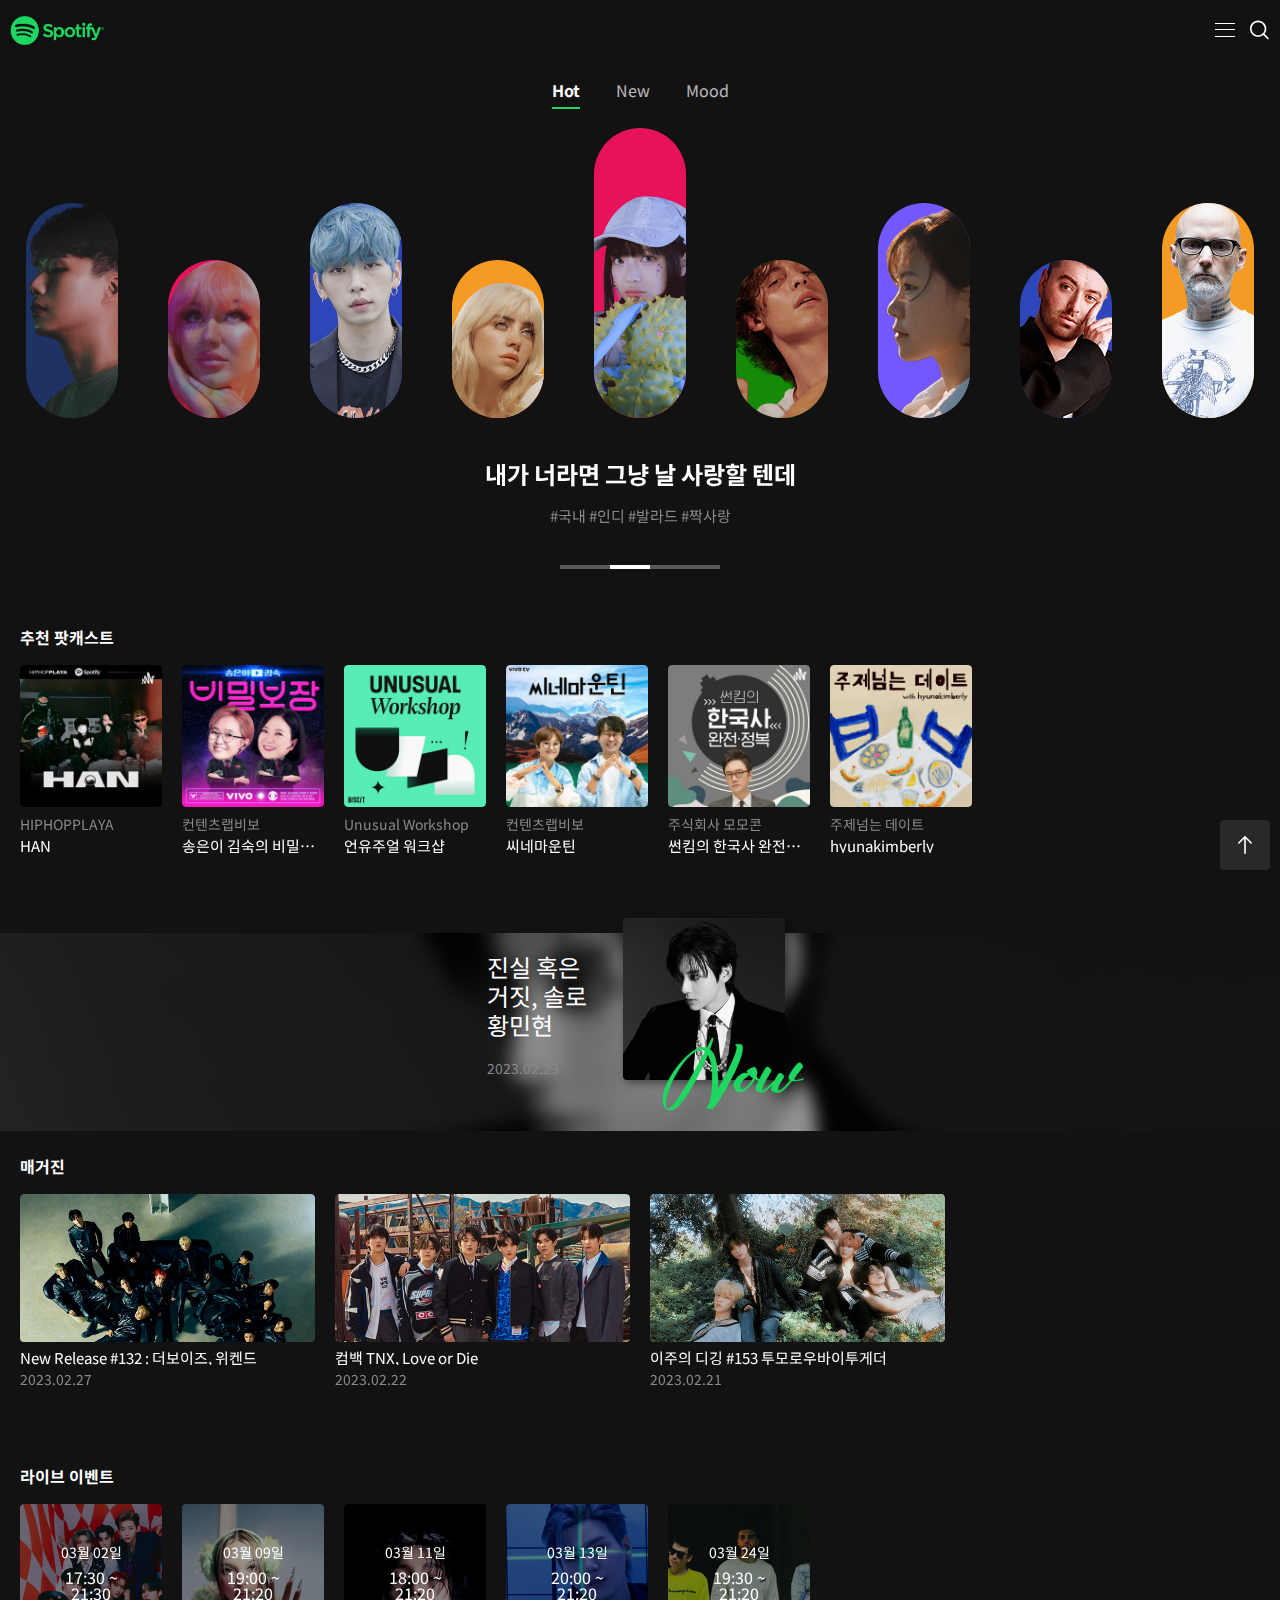
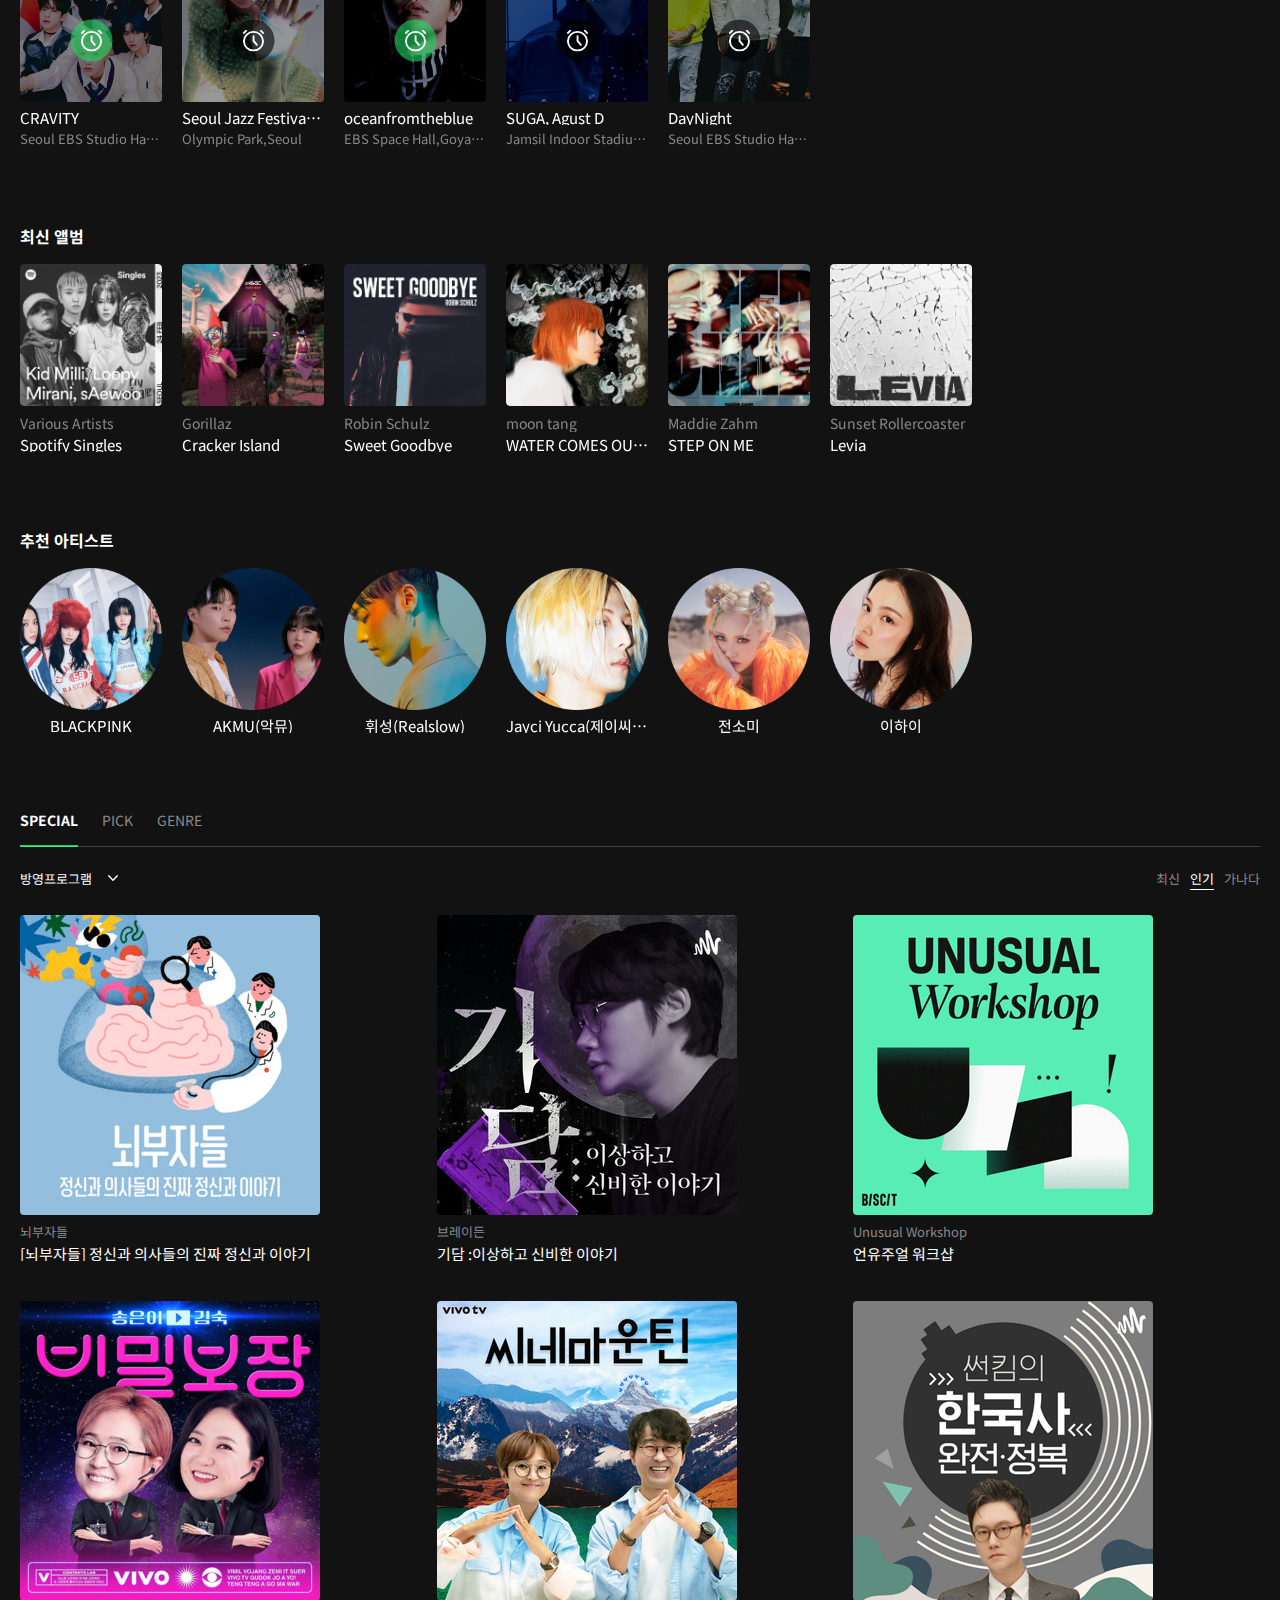
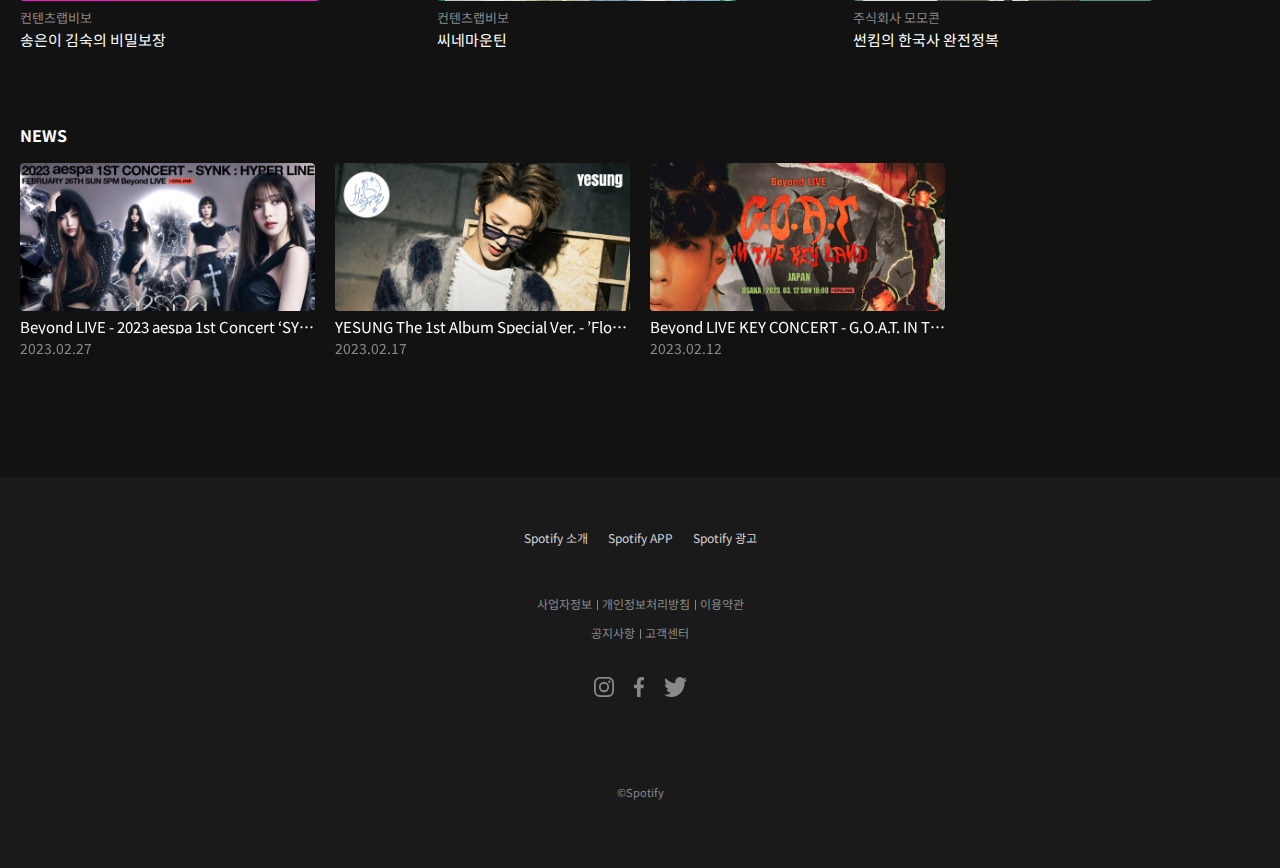
<file: index.html>
<!DOCTYPE html>
<html lang="en">
<head>
    <meta charset="UTF-8">
    <meta http-equiv="X-UA-Compatible" content="IE=edge">
    <meta name="viewport" content="width=device-width, initial-scale=1.0">
    <title>Spotify</title>
    <link rel="stylesheet" href="./assets/css/style.css">
    <link rel="stylesheet" href="https://cdn.jsdelivr.net/npm/swiper@9/swiper-bundle.min.css" />
</head>
<body>
    <!-- skip -->
    <div id="u_skip"> 
        <a href="#container"><span>본문 바로가기</span></a>
    </div>
    <!-- //skip -->

    <!-- header -->
    <header class="header">
        <div class="inner">
            <nav class="gnb">
                <h1 class="logo"><a href=""><span class="blind">spotify</span></a></h1>
                <div class="group-gnb">
                    <button class="btn-menu" aria-label="메뉴열기"><i class="ico-menu"></i></button>
                    <a href="./search.html" class="btn-serch ico-search" aria-label="검색"></a>
                </div>
            </nav>

            <div id="sideBar" class="group-menu">
                <div class="login-area">
                    <a href="" class="login">로그인 하세요</a>
                </div>
                <div class="menu-area">
                    <ul class="menu-list">
                        <li class="menu-item"><a href="">투데이</a></li>
                        <li class="menu-item"><a href="">차트</a></li>
                        <li class="menu-item"><a href="">최신앨범</a></li>
                        <li class="menu-item"><a href="">DJ스테이션</a></li>
                        <li class="menu-item"><a href="">뉴스</a></li>
                        <li class="menu-item bk"><a href="">팟캐스트</a></li>
                        <li class="menu-item"><a href="">이벤트</a></li>
                    </ul>
                </div>
                <div class="btn-area">
                    <button class="btn-utill">
                        <i class="ico-schedule"><svg xmlns="http://www.w3.org/2000/svg" width="16" height="15" viewBox="0 0 16 15"><g transform="translate(-56 -244)"><path d="M647.147,505.681a1.947,1.947,0,0,0-1.236-.427h-1.693v-.931a.5.5,0,0,0-1,0v.931H636.2v-.931a.5.5,0,0,0-1,0v.931h-1.733a1.944,1.944,0,0,0-1.235.427,1.4,1.4,0,0,0-.543,1.083h0v10.564h0a1.405,1.405,0,0,0,.542,1.083,1.947,1.947,0,0,0,1.236.427h12.444a1.946,1.946,0,0,0,1.236-.427,1.405,1.405,0,0,0,.542-1.083h0V506.764h0A1.406,1.406,0,0,0,647.147,505.681Zm-.458,11.647c0,.287-.363.539-.778.539H633.467c-.414,0-.778-.252-.778-.539v-6.473h14Zm0-7.444h-14v-3.12c0-.287.364-.539.778-.539H635.2v1.009a.5.5,0,0,0,1,0v-1.009h7.018v1.009a.5.5,0,0,0,1,0v-1.009h1.693c.415,0,.778.252.778.539Z" transform="translate(-575.689 -259.838)"></path></g></svg></i>
                        <em>편성표</em>
                    </button>
                    <button class="btn-utill">
                        <i class="ico-ticket"><svg xmlns="http://www.w3.org/2000/svg" width="18" height="15" viewBox="0 0 18 15"><g transform="translate(-56 -245)"><g transform="translate(-603.666 -260.501)"><path d="M665.667,513.04a.5.5,0,0,0-.5.484l0,.016v2l0,.01a.5.5,0,0,0,1,0l0-.01v-2l0-.016A.5.5,0,0,0,665.667,513.04Z" transform="translate(0 0.686)"></path><path d="M675.667,505.5h-14a1.859,1.859,0,0,0-2,1.665v3.691a2.175,2.175,0,0,1,0,4.286v3.691a1.859,1.859,0,0,0,2,1.666h14a1.857,1.857,0,0,0,2-1.666V507.166A1.857,1.857,0,0,0,675.667,505.5Zm1,13.334c0,.237-.4.595-1,.595h-9.5V518.4a.5.5,0,1,0-1,0v1.032h-3.5c-.6,0-1-.358-1-.595V516a3.4,3.4,0,0,0,0-6v-2.832c0-.236.4-.594,1-.594h3.508c0,.014-.008.027-.008.042v1.071c0,.014.006.025.007.039a.493.493,0,1,0,.986,0c0-.014.007-.025.007-.039v-1.071c0-.015-.007-.028-.008-.042h9.508c.6,0,1,.358,1,.594Z" transform="translate(0 0)"></path><path d="M665.667,509.04a.5.5,0,0,0-.494.471c0,.01-.006.019-.006.029v2a.193.193,0,0,0,.005.023.5.5,0,0,0,.99,0,.182.182,0,0,0,.005-.023v-2c0-.01-.005-.019-.006-.029A.5.5,0,0,0,665.667,509.04Z" transform="translate(0 0.322)"></path></g></g></svg></i>
                        <em>이용권</em>
                    </button>
                </div>
                <div class="utill-area">
                    <ul class="utill-list">
                        <li class="utill-item"><a href="" class="nav">서비스소개</a> </li>
                        <li class="utill-item"><a href="" class="nav">공지사항</a> </li>
                    </ul>
                </div>
                <button type="button" class="btn-close" aria-label="닫기">
                    <svg xmlns="http://www.w3.org/2000/svg" width="29" height="29" viewBox="0 0 50 50"><path fill="#FFF" fill-rule="evenodd" d="m17.076 14.252 10.356 10.357a1.974 1.974 0 1 1-2.792 2.793L14.283 17.045 3.747 27.581a1.998 1.998 0 0 1-2.828 0 1.998 1.998 0 0 1 0-2.828l10.536-10.536L1.598 4.36a1.974 1.974 0 1 1 2.793-2.792l9.857 9.856L24.253 1.419a1.998 1.998 0 0 1 2.828 0 1.998 1.998 0 0 1 0 2.828L17.076 14.252Z"/></svg>
                </button>
            </div>
        </div>

        <div class="dimd"></div>
    </header>
    <!-- //header -->

    <!-- content -->
    <main class="container">
        <!-- section-spot -->
        <section class="section spot">
            <div class="common-inner">
                <h2 class="blind">추천 플레이리스트</h2>
                <div class="group-tab">
                    <ul class="tab-list">
                        <li class="tab-item on" data-sort="1"><a href="">Hot</a></li>
                        <li class="tab-item" data-sort="2"><a href="">New</a></li>
                        <li class="tab-item" data-sort="3"><a href="">Mood</a></li>
                    </ul>
                </div>
                <div class="group-spot">
                    <div class="swiper spot-slide">
                        <div class="swiper-wrapper" id="dataList1">                     
                            <!-- ... -->
                        </div>
                        <!-- option -->
                        <div class="pagination"></div>
                    </div>
                </div>
            </div>
        </section>
        <!-- //section-spot -->

        <!-- section-podcast -->
        <section class="section podcast">
            <div class="common-inner">
                <h2 class="headline">추천 팟캐스트</h2>
                <div class="swiper common-slide">
                    <div class="swiper-wrapper">
                        <div class="swiper-slide">
                            <a href="" data-target="#category1">
                                <div class="img-box"><img src="./assets/images/slide_podcast_01.jpg" alt></div>
                                <div class="txt-box">
                                    <em>HIPHOPPLAYA</em>
                                    <strong class="title">HAN</strong>
                                </div>
                            </a>
                        </div>
                        <div class="swiper-slide">
                            <a href="" data-target="#category5">
                                <div class="img-box"><img src="./assets/images/slide_podcast_03.jpg" alt></div>
                                <div class="txt-box">
                                    <em>컨텐츠랩비보</em>
                                    <strong class="title">송은이 김숙의 비밀보장</strong>
                                </div>
                            </a>
                        </div>
                        <div class="swiper-slide">
                            <a href="" data-target="#category2">
                                <div class="img-box"><img src="./assets/images/slide_podcast_02.jpg" alt></div>
                                <div class="txt-box">
                                    <em>Unusual Workshop</em>
                                    <strong class="title">언유주얼 워크샵</strong>
                                </div>
                            </a>
                        </div>
                        <div class="swiper-slide">
                            <a href="" data-target="#category5">
                                <div class="img-box"><img src="./assets/images/slide_podcast_04.jpg" alt></div>
                                <div class="txt-box">
                                    <em>컨텐츠랩비보</em>
                                    <strong class="title">씨네마운틴</strong>
                                </div>
                            </a>
                        </div>
                        <div class="swiper-slide">
                            <a href="" data-target="#category3">
                                <div class="img-box"><img src="./assets/images/slide_podcast_05.jpg" alt></div>
                                <div class="txt-box">
                                    <em>주식회사 모모콘</em>
                                    <strong class="title">썬킴의 한국사 완전정복</strong>
                                </div>
                            </a>
                        </div>
                        <div class="swiper-slide">
                            <a href="" data-target="#category5">
                                <div class="img-box"><img src="./assets/images/slide_podcast_06.jpg" alt></div>
                                <div class="txt-box">
                                    <em>주제넘는 데이트</em>
                                    <strong class="title">hyunakimberly</strong>
                                </div>
                            </a>
                        </div>
                    </div>
                </div>
            </div>
        </section>
         <!-- //section-podcast -->

        <!-- section-subprogram -->
        <section class="section subprogram">
            <h2 class="blind">스포티파이 매거진</h2>

            <section class="group-now">
                <h3 class="blind">스페셜 매거진</h3>
                <a href="">
                    <div class="now-area">
                        <div class="txt-box">
                            <p class="title">진실 혹은 거짓, 솔로 황민현</p>
                            <p class="desc">2023.02.23</p>
                        </div>
                        <div class="img-box">
                            <i class="thum"><img src="./assets/images/img_now.jpg" alt></i>
                            <i class="badge"><img src="./assets/images/img_nowslogan_gr.png" alt></i>
                        </div>
                    </div>
                    <i class="now-bg">
                        <img src="./assets/images/bg_now.jpg" alt>
                    </i>
                </a>
            </section>

            <section class="group-slide">
                <div class="common-inner">
                    <h3 class="headline">매거진</h3>
                    <div class="swiper event-slide">
                        <div class="swiper-wrapper">
                            <div class="swiper-slide">
                                <a href="">
                                    <div class="img-box hori"><img src="./assets/images/slide_magazine_01.jpg" alt></div>
                                    <div class="txt-box">
                                        <strong class="title">New Release #132 : 더보이즈, 위켄드</strong>
                                        <span class="date">2023.02.27</span>
                                    </div>
                                </a>
                            </div>
                            <div class="swiper-slide">
                                <a href="">
                                    <div class="img-box hori"><img src="./assets/images/slide_magazine_02.jpg" alt></div>
                                    <div class="txt-box">
                                        <strong class="title">컴백 TNX, Love or Die</strong>
                                        <span class="date">2023.02.22</span>
                                    </div>
                                </a>
                            </div>
                            <div class="swiper-slide">
                                <a href="">
                                    <div class="img-box hori"><img src="./assets/images/slide_magazine_03.jpg" alt></div>
                                    <div class="txt-box">
                                        <strong class="title">이주의 디깅 #153 투모로우바이투게더</strong>
                                        <span class="date">2023.02.21</span>
                                    </div>
                                </a>
                            </div>
                        </div>
                    </div>
                </div>
            </section>
            
        </section>
        <!-- //section-subprogram -->

        <!-- section-schedule -->
        <section class="section schedule">
            <div class="common-inner">
                <h2 class="headline">라이브 이벤트</h2>
                <div class="swiper common-slide">
                    <div class="swiper-wrapper" id="dataList2"> 
                        <!-- ... -->
                    </div>
                </div>
            </div>
        </section>
        <!-- //section-schedule -->

        <!-- section-event -->
        <section class="section common">
            <div class="common-inner">
                <h2 class="headline">최신 앨범</h2>
                <div class="swiper common-slide">
                    <div class="swiper-wrapper">
                        <div class="swiper-slide">
                            <a href="">
                                <div class="img-box"><img src="./assets/images/slide_album_01.jpg" alt></div>
                                <div class="txt-box">
                                    <em>Various Artists</em>
                                    <strong class="title">Spotify Singles</strong>
                                </div>
                            </a>
                        </div>
                        <div class="swiper-slide">
                            <a href="">
                                <div class="img-box"><img src="./assets/images/slide_album_02.jpg" alt></div>
                                <div class="txt-box">
                                    <em>Gorillaz</em>
                                    <strong class="title">Cracker Island</strong>
                                </div>
                            </a>
                        </div>
                        <div class="swiper-slide">
                            <a href="">
                                <div class="img-box"><img src="./assets/images/slide_album_03.jpg" alt></div>
                                <div class="txt-box">
                                    <em>Robin Schulz</em>
                                    <strong class="title">Sweet Goodbye</strong>
                                </div>
                            </a>
                        </div>
                        <div class="swiper-slide">
                            <a href="">
                                <div class="img-box"><img src="./assets/images/slide_album_04.jpg" alt></div>
                                <div class="txt-box">
                                    <em>moon tang</em>
                                    <strong class="title">WATER COMES OUT OF MY EYES</strong>
                                </div>
                            </a>
                        </div>
                        <div class="swiper-slide">
                            <a href="">
                                <div class="img-box"><img src="./assets/images/slide_album_05.jpg" alt></div>
                                <div class="txt-box">
                                    <em>Maddie Zahm</em>
                                    <strong class="title">STEP ON ME</strong>
                                </div>
                            </a>
                        </div>
                        <div class="swiper-slide">
                            <a href="">
                                <div class="img-box"><img src="./assets/images/slide_album_06.jpg" alt></div>
                                <div class="txt-box">
                                    <em>Sunset Rollercoaster</em>
                                    <strong class="title">Levia</strong>
                                </div>
                            </a>
                        </div>
                        
                    </div>
                </div>
            </div>
        </section>
        <!-- //section-event -->

        <!-- section-starlog -->
        <section class="section starlog">
            <div class="common-inner">
                <h2 class="headline">추천 아티스트</h2>
                <div class="swiper starlog-slide">
                    <div class="swiper-wrapper">
                        <div class="swiper-slide">
                            <a href="">
                                <div class="img-box"><img src="./assets/images/slide_starlog_01.png" alt></div>
                                <div class="txt-box">
                                    <strong class="title">BLACKPINK</strong>
                                </div>
                            </a>
                        </div>
                        <div class="swiper-slide">
                            <a href="">
                                <div class="img-box"><img src="./assets/images/slide_starlog_02.png" alt></div>
                                <div class="txt-box">
                                    <strong class="title">AKMU(악뮤)</strong>
                                </div>
                            </a>
                        </div>
                        <div class="swiper-slide">
                            <a href="">
                                <div class="img-box"><img src="./assets/images/slide_starlog_03.png" alt></div>
                                <div class="txt-box">
                                    <strong class="title">휘성(Realslow)</strong>
                                </div>
                            </a>
                        </div>
                        <div class="swiper-slide">
                            <a href="">
                                <div class="img-box"><img src="./assets/images/slide_starlog_04.png" alt></div>
                                <div class="txt-box">
                                    <strong class="title">Jayci Yucca(제이씨 유카)</strong>
                                </div>
                            </a>
                        </div>
                        <div class="swiper-slide">
                            <a href="">
                                <div class="img-box"><img src="./assets/images/slide_starlog_05.png" alt></div>
                                <div class="txt-box">
                                    <strong class="title">전소미</strong>
                                </div>
                            </a>
                        </div>
                        <div class="swiper-slide">
                            <a href="">
                                <div class="img-box"><img src="./assets/images/slide_starlog_06.png" alt></div>
                                <div class="txt-box">
                                    <strong class="title">이하이</strong>
                                </div>
                            </a>
                        </div>
                    </div>
                </div>
            </div>
        </section>
        <!-- //section-starlog -->

        <!-- section-program -->
        <section class="section program">
            <div class="common-inner">
                <h2 class="blind">프로그램</h2>
                <div class="group-tab">
                    <ul class="tab-list">
                        <li class="tab-item on"><a href="#Tab1">SPECIAL</a></li>
                        <li class="tab-item"><a href="#Tab2">PICK</a></li>
                        <li class="tab-item"><a href="#Tab3">GENRE</a></li>
                    </ul>
                </div>
                <div class="group-program">
                    <div id="Tab1" class="program-area on">
                        <div class="sort-box">
                            <div class="select-list">
                                <select name="" id="">
                                    <option value="">방영프로그램</option>
                                    <option value="">프로그램</option>
                                </select>
                            </div>
                            <ul class="sort-list">
                                <li class="sort-item"><a href="">최신</a></li>
                                <li class="sort-item on"><a href="">인기</a></li>
                                <li class="sort-item"><a href="">가나다</a></li>
                            </ul>
                        </div>
                        <ul class="program-list">
                            <li class="program-item">
                                <a href="">
                                    <div class="img-box"><img src="./assets/images/img_program_03.jpg" alt></div>
                                    <div class="txt-box">
                                        <p class="desc">뇌부자들</p>
                                        <strong class="title">[뇌부자들] 정신과 의사들의 진짜 정신과 이야기</strong>
                                    </div>
                                </a>
                            </li>
                            <li class="program-item">
                                <a href="">
                                    <div class="img-box"><img src="./assets/images/img_program_04.jpg" alt></div>
                                    <div class="txt-box">
                                        <p class="desc">브레이든</p>
                                        <strong class="title">기담 :이상하고 신비한 이야기</strong>
                                    </div>
                                </a>
                            </li>
                            <li class="program-item">
                                <a href="">
                                    <div class="img-box"><img src="./assets/images/slide_podcast_02.jpg" alt></div>
                                    <div class="txt-box">
                                        <p class="desc">Unusual Workshop</p>
                                        <strong class="title">언유주얼 워크샵</strong>
                                    </div>
                                </a>
                            </li>
                            <li class="program-item">
                                <a href="">
                                    <div class="img-box"><img src="./assets/images/slide_podcast_03.jpg" alt></div>
                                    <div class="txt-box">
                                        <p class="desc">컨텐츠랩비보</p>
                                        <strong class="title">송은이 김숙의 비밀보장</strong>
                                    </div>
                                </a>
                            </li>
                            <li class="program-item">
                                <a href="">
                                    <div class="img-box"><img src="./assets/images/slide_podcast_04.jpg" alt></div>
                                    <div class="txt-box">
                                        <p class="desc">컨텐츠랩비보</p>
                                        <strong class="title">씨네마운틴</strong>
                                    </div>
                                </a>
                            </li>
                            <li class="program-item">
                                <a href="">
                                    <div class="img-box"><img src="./assets/images/slide_podcast_05.jpg" alt></div>
                                    <div class="txt-box">
                                        <p class="desc">주식회사 모모콘</p>
                                        <strong class="title">썬킴의 한국사 완전정복</strong>
                                    </div>
                                </a>
                            </li>
                        </ul>
                    </div>
                    <div id="Tab2" class="program-area">
                        <div class="sort-box">
                            <div class="select-list">
                                <select name="" id="">
                                    <option value="">방영프로그램</option>
                                    <option value="">프로그램</option>
                                </select>
                            </div>
                            <ul class="sort-list">
                                <li class="sort-item"><a href="">최신</a></li>
                                <li class="sort-item on"><a href="">인기</a></li>
                                <li class="sort-item"><a href="">가나다</a></li>
                            </ul>
                        </div>
                        <ul class="program-list">
                            <li class="program-item">
                                <a href="">
                                    <div class="img-box"><img src="./assets/images/img_program_05.jpg" alt></div>
                                    <div class="txt-box">
                                        <p class="desc">Design Spectrum</p>
                                        <strong class="title">Design Table</strong>
                                    </div>
                                </a>
                            </li>
                            <li class="program-item">
                                <a href="">
                                    <div class="img-box"><img src="./assets/images/img_program_06.jpg" alt></div>
                                    <div class="txt-box">
                                        <p class="desc">SANGSTER</p>
                                        <strong class="title">디자이너의 생각법</strong>
                                    </div>
                                </a>
                            </li>
                            <li class="program-item">
                                <a href="">
                                    <div class="img-box"><img src="./assets/images/img_program_07.jpg" alt></div>
                                    <div class="txt-box">
                                        <p class="desc">CHANEL</p>
                                        <strong class="title">CHANEL Connects</strong>
                                    </div>
                                </a>
                            </li>
                            <li class="program-item">
                                <a href="">
                                    <div class="img-box"><img src="./assets/images/img_program_08.jpg" alt></div>
                                    <div class="txt-box">
                                        <p class="desc">BMW</p>
                                        <strong class="title">The BMW Podcast | Changing Lanes</strong>
                                    </div>
                                </a>
                            </li>
                            <li class="program-item">
                                <a href="">
                                    <div class="img-box"><img src="./assets/images/img_program_09.jpg" alt></div>
                                    <div class="txt-box">
                                        <p class="desc">Roman Mars</p>
                                        <strong class="title">99% Invisible</strong>
                                    </div>
                                </a>
                            </li>
                        </ul>
                    </div>
                    <div id="Tab3" class="program-area">
                        <div class="sort-box">
                            <ul class="sort-list">
                                <li class="sort-item"><a href="">최신</a></li>
                                <li class="sort-item on"><a href="">인기</a></li>
                                <li class="sort-item"><a href="">가나다</a></li>
                            </ul>
                        </div>
                        <div class="category-box">
                            <ul class="category-list">
                                <li class="category-item on">
                                    <a href="#category1">예⁠술 및 엔⁠터⁠테⁠인⁠먼⁠트</a>
                                </li>
                                <li class="category-item">
                                    <a href="#category2">비⁠즈⁠니⁠스 및 기⁠술</a>
                                </li> 
                                <li class="category-item">
                                    <a href="#category3">교육</a>
                                </li>
                                <li class="category-item">
                                    <a href="#category4">게임</a>
                                </li> 
                                <li class="category-item">
                                    <a href="#category5">라⁠이⁠프⁠스⁠타⁠일 및 건⁠강</a>
                                </li>                  
                            </ul>
                        </div>
                        <div class="program-wrap">
                            <div id="category1" class="program-box on">
                                <ul class="program-list">
                                    <li class="program-item">
                                        <a href="">
                                            <div class="img-box"><img src="./assets/images/slide_podcast_01.jpg" alt></div>
                                            <div class="txt-box">
                                                <p class="desc">HIPHOPPLAYA</p>
                                                <strong class="title">HAN</strong>
                                            </div>
                                        </a>
                                    </li>
                                    <li class="program-item">
                                        <a href="">
                                            <div class="img-box"><img src="./assets/images/img_program_05.jpg" alt></div>
                                            <div class="txt-box">
                                                <p class="desc">Design Spectrum</p>
                                                <strong class="title">Design Table</strong>
                                            </div>
                                        </a>
                                    </li>
                                    <li class="program-item">
                                        <a href="">
                                            <div class="img-box"><img src="./assets/images/img_program_06.jpg" alt></div>
                                            <div class="txt-box">
                                                <p class="desc">SANGSTER</p>
                                                <strong class="title">디자이너의 생각법</strong>
                                            </div>
                                        </a>
                                    </li>
                                    <li class="program-item">
                                        <a href="">
                                            <div class="img-box"><img src="./assets/images/img_program_07.jpg" alt></div>
                                            <div class="txt-box">
                                                <p class="desc">CHANEL</p>
                                                <strong class="title">CHANEL Connects</strong>
                                            </div>
                                        </a>
                                    </li>
                                    <li class="program-item">
                                        <a href="">
                                            <div class="img-box"><img src="./assets/images/img_program_08.jpg" alt></div>
                                            <div class="txt-box">
                                                <p class="desc">BMW</p>
                                                <strong class="title">The BMW Podcast | Changing Lanes</strong>
                                            </div>
                                        </a>
                                    </li>
                                    <li class="program-item">
                                        <a href="">
                                            <div class="img-box"><img src="./assets/images/img_program_09.jpg" alt></div>
                                            <div class="txt-box">
                                                <p class="desc">Roman Mars</p>
                                                <strong class="title">99% Invisible</strong>
                                            </div>
                                        </a>
                                    </li>
                                </ul>
                            </div>
                            <div id="category2" class="program-box">
                                <ul class="program-list">
                                    <li class="program-item">
                                        <a href="">
                                            <div class="img-box"><img src="./assets/images/slide_podcast_02.jpg" alt></div>
                                            <div class="txt-box">
                                                <p class="desc">Unusual Workshop</p>
                                                <strong class="title">언유주얼 워크샵</strong>
                                            </div>
                                        </a>
                                    </li>
                                    <li class="program-item">
                                        <a href="">
                                            <div class="img-box"><img src="./assets/images/img_program_10.jpg" alt></div>
                                            <div class="txt-box">
                                                <p class="desc">TheMiilk</p>
                                                <strong class="title">크리스의 뉴욕 시그널</strong>
                                            </div>
                                        </a>
                                    </li>
                                    <li class="program-item">
                                        <a href="">
                                            <div class="img-box"><img src="./assets/images/img_program_11.jpg" alt></div>
                                            <div class="txt-box">
                                                <p class="desc">Harvard Business Review</p>
                                                <strong class="title">HBR IdeaCast</strong>
                                            </div>
                                        </a>
                                    </li>
                                </ul>
                            </div>
                            <div id="category3" class="program-box">
                                <ul class="program-list">
                                    <li class="program-item">
                                        <a href="">
                                            <div class="img-box"><img src="./assets/images/slide_podcast_05.jpg" alt></div>
                                            <div class="txt-box">
                                                <p class="desc">주식회사 모모콘</p>
                                                <strong class="title">썬킴의 한국사 완전정복</strong>
                                            </div>
                                        </a>
                                    </li>
                                    <li class="program-item">
                                        <a href="">
                                            <div class="img-box"><img src="./assets/images/img_program_12.jpg" alt></div>
                                            <div class="txt-box">
                                                <p class="desc">Leonardo English</p>
                                                <strong class="title">English Learning for Curious Minds</strong>
                                            </div>
                                        </a>
                                    </li>
                                </ul>
                            </div>
                            <div id="category4" class="program-box">
                                <ul class="program-list">
                                    <li class="program-item">
                                        <a href="">
                                            <div class="img-box"><img src="./assets/images/img_program_13.jpg" alt></div>
                                            <div class="txt-box">
                                                <p class="desc">Analytic_Dreamz</p>
                                                <strong class="title">Analytic Dreamz: Notorious Mass Effect</strong>
                                            </div>
                                        </a>
                                    </li>
                                    <li class="program-item">
                                        <a href="">
                                            <div class="img-box"><img src="./assets/images/img_program_14.jpg" alt></div>
                                            <div class="txt-box">
                                                <p class="desc">x8x3</p>
                                                <strong class="title">Alpha Youtube Videos</strong>
                                            </div>
                                        </a>
                                    </li>
                                    <li class="program-item">
                                        <a href="">
                                            <div class="img-box"><img src="./assets/images/img_program_15.jpg" alt></div>
                                            <div class="txt-box">
                                                <p class="desc">Roscoe Boone</p>
                                                <strong class="title">FusionZGamer - The Podcast</strong>
                                            </div>
                                        </a>
                                    </li>
                                </ul>
                            </div>
                            <div id="category5" class="program-box">
                                <ul class="program-list">
                                    <li class="program-item">
                                        <a href="">
                                            <div class="img-box"><img src="./assets/images/img_program_03.jpg" alt></div>
                                            <div class="txt-box">
                                                <p class="desc">뇌부자들</p>
                                                <strong class="title">[뇌부자들] 정신과 의사들의 진짜 정신과 이야기</strong>
                                            </div>
                                        </a>
                                    </li>
                                    <li class="program-item">
                                        <a href="">
                                            <div class="img-box"><img src="./assets/images/slide_podcast_03.jpg" alt></div>
                                            <div class="txt-box">
                                                <p class="desc">컨텐츠랩비보</p>
                                                <strong class="title">송은이 김숙의 비밀보장</strong>
                                            </div>
                                        </a>
                                    </li>
                                    <li class="program-item">
                                        <a href="">
                                            <div class="img-box"><img src="./assets/images/slide_podcast_04.jpg" alt></div>
                                            <div class="txt-box">
                                                <p class="desc">컨텐츠랩비보</p>
                                                <strong class="title">씨네마운틴</strong>
                                            </div>
                                        </a>
                                    </li>
                                    <li class="program-item">
                                        <a href="">
                                            <div class="img-box"><img src="./assets/images/slide_podcast_05.jpg" alt></div>
                                            <div class="txt-box">
                                                <p class="desc">hyunakimberly</p>
                                                <strong class="title">주제넘는 데이트</strong>
                                            </div>
                                        </a>
                                    </li>
                                </ul>
                            </div>
                        </div>
                    </div>
                </div>
            </div>
        </section>
        <!-- //section-program -->

        <!-- section-event -->
        <section class="section event">
            <div class="common-inner">
                <h2 class="headline">NEWS</h2>
                <div class="swiper event-slide">
                    <div class="swiper-wrapper">
                        <div class="swiper-slide">
                            <a href="">
                                <div class="img-box hori"><img src="./assets/images/slide_news_01.jpg" alt></div>
                                <div class="txt-box">
                                    <strong class="title">Beyond LIVE - 2023 aespa 1st Concert ‘SYNK : HYPER LINE’</strong>
                                    <span class="date">2023.02.27</span>
                                </div>
                            </a>
                        </div>
                        <div class="swiper-slide">
                            <a href="">
                                <div class="img-box hori"><img src="./assets/images/slide_news_03.jpg" alt></div>
                                <div class="txt-box">
                                    <strong class="title">YESUNG The 1st Album Special Ver. - ’Floral Sense’</strong>
                                    <span class="date">2023.02.17</span>
                                </div>
                            </a>
                        </div>
                        <div class="swiper-slide">
                            <a href="">
                                <div class="img-box hori"><img src="./assets/images/slide_news_02.jpg" alt></div>
                                <div class="txt-box">
                                    <strong class="title">Beyond LIVE KEY CONCERT - G.O.A.T. IN THE KEYLAND JAPAN</strong>
                                    <span class="date">2023.02.12</span>
                                </div>
                            </a>
                        </div>
                    </div>
                </div>
            </div>
        </section>
        <!-- //section-event -->
    </main>
    <!-- //content -->

    <!-- footer -->
    <footer class="footer">
        <div class="relation-area">
            <a href="" class="rel-link">Spotify 소개</a>
            <a href="" class="rel-link">Spotify APP</a>
            <a href="" class="rel-link">Spotify 광고</a>
        </div>
        <div class="corp-area">
            <ul class="corp-list">
                <li class="corp-item"><a href="">사업자정보</a></li>
                <li class="corp-item"><a href="">개인정보처리방침</a></li>
                <li class="corp-item"><a href="">이용약관</a></li>
                <li class="corp-item"><a href="">공지사항</a></li>
                <li class="corp-item"><a href="">고객센터</a></li>
            </ul>
        </div>
        <div class="sns-area">
            <a href="" class="sns-link">
                <i>
                    <svg xmlns="http://www.w3.org/2000/svg" width="20" height="20" viewBox="0 0 20 20" fill="#898989"><path class="a" d="M10,7.11a5.128,5.128,0,1,0,5.127,5.128A5.119,5.119,0,0,0,10,7.11Zm0,8.461a3.334,3.334,0,1,1,3.333-3.334A3.339,3.339,0,0,1,10,15.571ZM16.529,6.9a1.2,1.2,0,1,1-1.2-1.2A1.193,1.193,0,0,1,16.529,6.9Zm3.4,1.214a5.92,5.92,0,0,0-1.615-4.191,5.956,5.956,0,0,0-4.19-1.616c-1.651-.094-6.6-.094-8.25,0A5.947,5.947,0,0,0,1.68,3.919,5.939,5.939,0,0,0,.065,8.11c-.094,1.651-.094,6.6,0,8.252A5.92,5.92,0,0,0,1.68,20.552a5.963,5.963,0,0,0,4.19,1.616c1.651.094,6.6.094,8.25,0a5.917,5.917,0,0,0,4.19-1.616,5.959,5.959,0,0,0,1.615-4.191c.094-1.651.094-6.6,0-8.247ZM17.792,18.133a3.375,3.375,0,0,1-1.9,1.9c-1.316.522-4.439.4-5.894.4s-4.582.116-5.894-.4a3.375,3.375,0,0,1-1.9-1.9c-.522-1.317-.4-4.44-.4-5.9s-.116-4.583.4-5.9a3.375,3.375,0,0,1,1.9-1.9c1.316-.522,4.439-.4,5.894-.4s4.582-.116,5.894.4a3.375,3.375,0,0,1,1.9,1.9c.522,1.317.4,4.44.4,5.9S18.314,16.821,17.792,18.133Z" transform="translate(0.005 -2.238)"></path></svg>
                </i>
                <span class="blind">인스타그램</span>
            </a>
            <a href="" class="sns-link">
                <i>
                    <svg xmlns="http://www.w3.org/2000/svg" width="10" height="20" viewBox="0 0 10 20" fill="#898989"><path class="a" d="M10.954,11.25l.519-3.62H8.23V5.282a1.753,1.753,0,0,1,1.905-1.955h1.474V.245A16.818,16.818,0,0,0,8.993,0C6.323,0,4.578,1.734,4.578,4.872V7.63H1.609v3.62H4.578V20H8.23V11.25Z" transform="translate(-1.609)"></path></svg>
                </i>
                <span class="blind">페이스북</span>
            </a>
            <a href="" class="sns-link">
                <i>
                    <svg xmlns="http://www.w3.org/2000/svg" width="23" height="20" viewBox="0 0 23 20" fill="#898989"><path class="a" d="M20.636,8.365c.015.219.015.438.015.656,0,6.672-4.743,14.359-13.412,14.359A12.691,12.691,0,0,1,0,21.115a9.114,9.114,0,0,0,1.138.062A9.053,9.053,0,0,0,6.99,19.021a4.775,4.775,0,0,1-4.407-3.5,5.561,5.561,0,0,0,.89.078,4.676,4.676,0,0,0,1.24-.172,4.974,4.974,0,0,1-3.78-4.953v-.062a4.514,4.514,0,0,0,2.131.641,5.145,5.145,0,0,1-2.1-4.2A5.282,5.282,0,0,1,1.605,4.3a13.129,13.129,0,0,0,9.72,5.281,6.084,6.084,0,0,1-.117-1.156,4.887,4.887,0,0,1,4.714-5.047,4.564,4.564,0,0,1,3.444,1.594,8.917,8.917,0,0,0,2.992-1.219,4.986,4.986,0,0,1-2.072,2.781A8.964,8.964,0,0,0,23,5.756,10.553,10.553,0,0,1,20.636,8.365Z" transform="translate(0 -3.381)"></path></svg>
                </i>
                <span class="blind">트위터</span>
            </a>
        </div>
        <address class="copy">©Spotify</address>
    </footer>
    <!-- //footer -->

    <!-- top-btn -->
    <button class="btn-top" aria-label="위로이동">
        <svg xmlns="http://www.w3.org/2000/svg" width="14" height="18" fill="#fff" viewBox="0 0 14 18"><path d="M24.018,15.4a.816.816,0,0,1-1.15.006l-4.806-4.8V25.075a.812.812,0,0,1-1.625,0V10.614l-4.806,4.8a.822.822,0,0,1-1.15-.006.81.81,0,0,1,.006-1.144l6.187-6.152h0a.912.912,0,0,1,.256-.169.775.775,0,0,1,.312-.063.814.814,0,0,1,.569.231L24,14.265A.8.8,0,0,1,24.018,15.4Z" transform="translate(-10.247 -7.882)"></path></svg>
    </button>

    <!-- script -->
    <script src="https://cdn.jsdelivr.net/npm/swiper/swiper-bundle.min.js"></script>
    <script src="https://code.jquery.com/jquery-3.6.0.min.js"></script>
    <script src="./assets/js/main.js"></script>
</body>
</html>
</file>
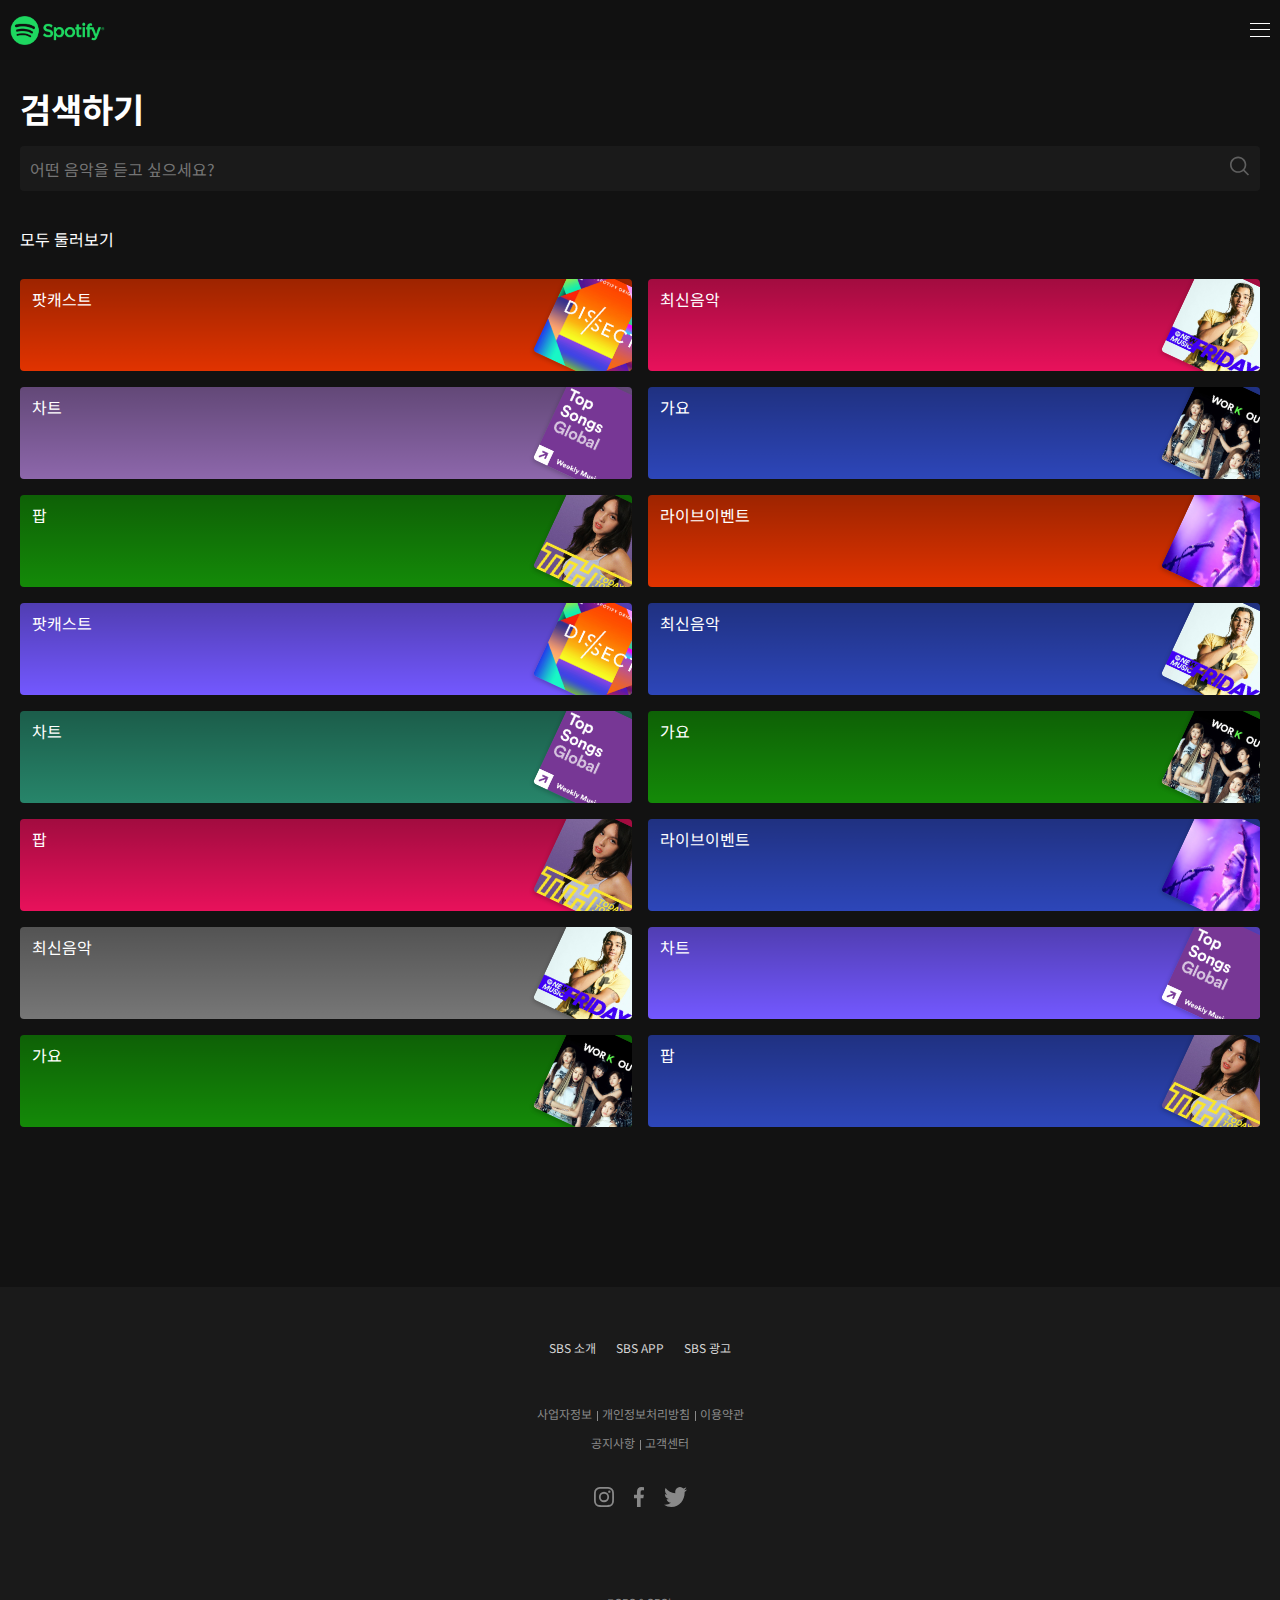
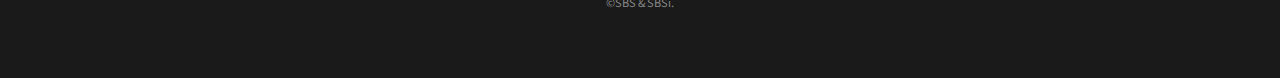
<file: search.html>
<!DOCTYPE html>
<html lang="en">
<head>
    <meta charset="UTF-8">
    <meta http-equiv="X-UA-Compatible" content="IE=edge">
    <meta name="viewport" content="width=device-width, initial-scale=1.0">
    <title>Spotify</title>
    <link rel="stylesheet" href="./assets/css/style.css">
</head>
<body>
    <!-- header -->
    <header class="header">
        <div class="inner">
            <nav class="gnb">
                <h1 class="logo"><a href="./index.html"><span class="blind">spotify</span></a></h1>
                <div class="group-gnb">
                    <button class="btn-menu" aria-label="메뉴열기"><i class="ico-menu"></i></button>
                </div>
            </nav>

            <div id="sideBar" class="group-menu">
                <div class="login-area">
                    <a href="" class="login">로그인 하세요</a>
                </div>
                <div class="menu-area">
                    <ul class="menu-list">
                        <li class="menu-item"><a href="">투데이</a></li>
                        <li class="menu-item"><a href="">차트</a></li>
                        <li class="menu-item"><a href="">최신앨범</a></li>
                        <li class="menu-item"><a href="">DJ스테이션</a></li>
                        <li class="menu-item"><a href="">뉴스</a></li>
                        <li class="menu-item bk"><a href="">팟캐스트</a></li>
                        <li class="menu-item"><a href="">이벤트</a></li>
                    </ul>
                </div>
                <div class="btn-area">
                    <button class="btn schedule">편성표</button>
                    <button class="btn ticket">이용권</button>
                </div>
                <div class="utill-area">
                    <ul class="utill-list">
                        <li class="utill-item"><a href="" class="nav">서비스소개</a> </li>
                        <li class="utill-item"><a href="" class="nav">공지사항</a> </li>
                    </ul>
                </div>
                <button type="button" class="btn-close" aria-label="닫기">
                    <svg xmlns="http://www.w3.org/2000/svg" width="29" height="29" viewBox="0 0 50 50"><path fill="#FFF" fill-rule="evenodd" d="m17.076 14.252 10.356 10.357a1.974 1.974 0 1 1-2.792 2.793L14.283 17.045 3.747 27.581a1.998 1.998 0 0 1-2.828 0 1.998 1.998 0 0 1 0-2.828l10.536-10.536L1.598 4.36a1.974 1.974 0 1 1 2.793-2.792l9.857 9.856L24.253 1.419a1.998 1.998 0 0 1 2.828 0 1.998 1.998 0 0 1 0 2.828L17.076 14.252Z"/></svg>
                </button>
            </div>
        </div>
        
        <div class="dimd"></div>
    </header>
    <!-- //header -->

    <!-- content -->
    <main class="container">
        <section class="section search">
            <div class="common-inner">
                <h2 class="headline">검색하기</h2>
                <form action="" method="get">
                    <fieldset>
                        <legend for="" class="blind">검색창</legend>
                        <div class="wrap">
                            <input type="text" class="input-text" placeholder="어떤 음악을 듣고 싶으세요?">
                            <button type="submit" class="btn-submit ico-search"></button>
                        </div>
                    </fieldset>
                </form>
                <div class="group-category">
                    <h3 class="title">모두 둘러보기</h3>
                    <ul class="category-list">
                        <li class="category-item">
                            <a href="">
                                <em class="name">팟캐스트</em>
                                <div class="img-box"><img src="./assets/images/img_search_pod.jpg" alt></div>
                            </a>
                        </li>
                        <li class="category-item">
                            <a href="">
                                <em class="name">최신음악</em>
                                <div class="img-box"><img src="./assets/images/img_search_new.jpg" alt></div>
                            </a>
                        </li>
                        <li class="category-item">
                            <a href="">
                                <em class="name">차트</em>
                                <div class="img-box"><img src="./assets/images/img_search_chart.jpg" alt></div>
                            </a>
                        </li>
                        <li class="category-item">
                            <a href="">
                                <em class="name">가요</em>
                                <div class="img-box"><img src="./assets/images/img_search_kpop.jpg" alt></div>
                            </a>
                        </li>
                        <li class="category-item">
                            <a href="">
                                <em class="name">팝</em>
                                <div class="img-box"><img src="./assets/images/img_search_pop.jpg" alt></div>
                            </a>
                        </li>
                        <li class="category-item">
                            <a href="">
                                <em class="name">라이브이벤트</em>
                                <div class="img-box"><img src="./assets/images/img_search_live.jpg" alt></div>
                            </a>
                        </li>                     
                        <li class="category-item">
                            <a href="">
                                <em class="name">팟캐스트</em>
                                <div class="img-box"><img src="./assets/images/img_search_pod.jpg" alt></div>
                            </a>
                        </li>
                        <li class="category-item">
                            <a href="">
                                <em class="name">최신음악</em>
                                <div class="img-box"><img src="./assets/images/img_search_new.jpg" alt></div>
                            </a>
                        </li>
                        <li class="category-item">
                            <a href="">
                                <em class="name">차트</em>
                                <div class="img-box"><img src="./assets/images/img_search_chart.jpg" alt></div>
                            </a>
                        </li>
                        <li class="category-item">
                            <a href="">
                                <em class="name">가요</em>
                                <div class="img-box"><img src="./assets/images/img_search_kpop.jpg" alt></div>
                            </a>
                        </li>
                        <li class="category-item">
                            <a href="">
                                <em class="name">팝</em>
                                <div class="img-box"><img src="./assets/images/img_search_pop.jpg" alt></div>
                            </a>
                        </li>
                        <li class="category-item">
                            <a href="">
                                <em class="name">라이브이벤트</em>
                                <div class="img-box"><img src="./assets/images/img_search_live.jpg" alt></div>
                            </a>
                        </li>                     
                        <li class="category-item">
                            <a href="">
                                <em class="name">최신음악</em>
                                <div class="img-box"><img src="./assets/images/img_search_new.jpg" alt></div>
                            </a>
                        </li>
                        <li class="category-item">
                            <a href="">
                                <em class="name">차트</em>
                                <div class="img-box"><img src="./assets/images/img_search_chart.jpg" alt></div>
                            </a>
                        </li>
                        <li class="category-item">
                            <a href="">
                                <em class="name">가요</em>
                                <div class="img-box"><img src="./assets/images/img_search_kpop.jpg" alt></div>
                            </a>
                        </li>
                        <li class="category-item">
                            <a href="">
                                <em class="name">팝</em>
                                <div class="img-box"><img src="./assets/images/img_search_pop.jpg" alt></div>
                            </a>
                        </li>                 
                    </ul>
                </div>
            </div>
        </section>
    </main>
    <!-- //content -->

    <!-- footer -->
    <footer class="footer">
        <div class="relation-area">
            <a href="" class="rel-link">SBS 소개</a>
            <a href="" class="rel-link">SBS APP</a>
            <a href="" class="rel-link">SBS 광고</a>
        </div>
        <div class="corp-area">
            <ul class="corp-list">
                <li class="corp-item"><a href="">사업자정보</a></li>
                <li class="corp-item"><a href="">개인정보처리방침</a></li>
                <li class="corp-item"><a href="">이용약관</a></li>
                <li class="corp-item"><a href="">공지사항</a></li>
                <li class="corp-item"><a href="">고객센터</a></li>
            </ul>
        </div>
        <div class="sns-area">
            <a href="" class="sns-link">
                <i>
                    <svg xmlns="http://www.w3.org/2000/svg" width="20" height="20" viewBox="0 0 20 20" fill="#898989"><path class="a" d="M10,7.11a5.128,5.128,0,1,0,5.127,5.128A5.119,5.119,0,0,0,10,7.11Zm0,8.461a3.334,3.334,0,1,1,3.333-3.334A3.339,3.339,0,0,1,10,15.571ZM16.529,6.9a1.2,1.2,0,1,1-1.2-1.2A1.193,1.193,0,0,1,16.529,6.9Zm3.4,1.214a5.92,5.92,0,0,0-1.615-4.191,5.956,5.956,0,0,0-4.19-1.616c-1.651-.094-6.6-.094-8.25,0A5.947,5.947,0,0,0,1.68,3.919,5.939,5.939,0,0,0,.065,8.11c-.094,1.651-.094,6.6,0,8.252A5.92,5.92,0,0,0,1.68,20.552a5.963,5.963,0,0,0,4.19,1.616c1.651.094,6.6.094,8.25,0a5.917,5.917,0,0,0,4.19-1.616,5.959,5.959,0,0,0,1.615-4.191c.094-1.651.094-6.6,0-8.247ZM17.792,18.133a3.375,3.375,0,0,1-1.9,1.9c-1.316.522-4.439.4-5.894.4s-4.582.116-5.894-.4a3.375,3.375,0,0,1-1.9-1.9c-.522-1.317-.4-4.44-.4-5.9s-.116-4.583.4-5.9a3.375,3.375,0,0,1,1.9-1.9c1.316-.522,4.439-.4,5.894-.4s4.582-.116,5.894.4a3.375,3.375,0,0,1,1.9,1.9c.522,1.317.4,4.44.4,5.9S18.314,16.821,17.792,18.133Z" transform="translate(0.005 -2.238)"></path></svg>
                </i>
                <span class="blind">인스타그램</span>
            </a>
            <a href="" class="sns-link">
                <i>
                    <svg xmlns="http://www.w3.org/2000/svg" width="10" height="20" viewBox="0 0 10 20" fill="#898989"><path class="a" d="M10.954,11.25l.519-3.62H8.23V5.282a1.753,1.753,0,0,1,1.905-1.955h1.474V.245A16.818,16.818,0,0,0,8.993,0C6.323,0,4.578,1.734,4.578,4.872V7.63H1.609v3.62H4.578V20H8.23V11.25Z" transform="translate(-1.609)"></path></svg>
                </i>
                <span class="blind">페이스북</span>
            </a>
            <a href="" class="sns-link">
                <i>
                    <svg xmlns="http://www.w3.org/2000/svg" width="23" height="20" viewBox="0 0 23 20" fill="#898989"><path class="a" d="M20.636,8.365c.015.219.015.438.015.656,0,6.672-4.743,14.359-13.412,14.359A12.691,12.691,0,0,1,0,21.115a9.114,9.114,0,0,0,1.138.062A9.053,9.053,0,0,0,6.99,19.021a4.775,4.775,0,0,1-4.407-3.5,5.561,5.561,0,0,0,.89.078,4.676,4.676,0,0,0,1.24-.172,4.974,4.974,0,0,1-3.78-4.953v-.062a4.514,4.514,0,0,0,2.131.641,5.145,5.145,0,0,1-2.1-4.2A5.282,5.282,0,0,1,1.605,4.3a13.129,13.129,0,0,0,9.72,5.281,6.084,6.084,0,0,1-.117-1.156,4.887,4.887,0,0,1,4.714-5.047,4.564,4.564,0,0,1,3.444,1.594,8.917,8.917,0,0,0,2.992-1.219,4.986,4.986,0,0,1-2.072,2.781A8.964,8.964,0,0,0,23,5.756,10.553,10.553,0,0,1,20.636,8.365Z" transform="translate(0 -3.381)"></path></svg>
                </i>
                <span class="blind">트위터</span>
            </a>
        </div>
        <address class="copy">©SBS & SBSi.</address>
    </footer>
    <!-- //footer -->

    <!-- script -->
    <script src="https://code.jquery.com/jquery-3.6.0.min.js"></script>
    <script>
        $(function(){
            $('.header .btn-menu').click(function(){
                $('#sideBar').addClass('on');
                $('.dimd').addClass('on');
                $('body').addClass('notScroll');
            });
        
            $('#sideBar .btn-close, .dimd').click(function(){
                $('#sideBar').removeClass('on');
                $('.dimd').removeClass('on');
                $('body').removeClass('notScroll');
            });
        })
    </script>
</body>
</html>
</file>
<file: assets/css/style.css>
@charset "UTF-8";
/*themecolor*/
/*반응형 화면 크기*/
/*반응형, 브라우저 크기가 767px 이하일때*/
/*반응형, 브라우저 크기가 768이상, 1023px 이하일때*/
/*반응형, 브라우저 크기가 1024px 이상일때*/
@import url("https://fonts.googleapis.com/css2?family=Montserrat:wght@300;400;500;700&family=Noto+Sans+KR:wght@300;400;500;700&display=swap");
* {
  margin: 0;
  padding: 0;
  font: inherit;
  color: inherit;
}

*, :after, :before {
  box-sizing: border-box;
  flex-shrink: 0;
}

:root {
  -webkit-tap-highlight-color: transparent;
  -webkit-text-size-adjust: 100%;
  text-size-adjust: 100%;
  cursor: default;
  line-height: 1.5;
  overflow-wrap: break-word;
  -moz-tab-size: 4;
  tab-size: 4;
}

html, body {
  height: 100%;
  line-height: 1;
}

img, picture, video, canvas, svg {
  display: block;
  max-width: 100%;
}

button {
  background: none;
  border: 0;
  cursor: pointer;
}

ul {
  list-style: none;
}

a {
  text-decoration: none;
}

table {
  border-collapse: collapse;
  border-spacing: 0;
}

input, select, button, fieldset, form, label {
  font: inherit;
  color: inherit;
  border: 0;
  margin: 0;
  padding: 0;
  vertical-align: baseline;
  appearance: none;
  outline: none;
  background: none;
}

body {
  font-family: "Noto Sans KR", sans-serif;
  color: #000;
  min-width: 320px;
  font-size: 16px;
  font-weight: 400;
}

.blind {
  position: absolute;
  width: 1px;
  height: 1px;
  overflow: hidden;
  clip: rect(0 0 0 0);
  margin: -1px;
}

.inner {
  padding: 0 10px;
}

.common-inner {
  padding: 0 20px;
}
@media (max-width: 767px) {
  .common-inner {
    padding: 0 10px;
  }
}

.dimd {
  width: 100%;
  height: 100%;
  background: rgba(0, 0, 0, 0.5);
  position: fixed;
  top: 0;
  left: 0;
  z-index: 10;
  visibility: hidden;
}
.dimd.on {
  visibility: visible;
}

.ico-ar {
  display: block;
  padding-right: 15px;
  background: url("data:image/svg+xml,%0A%3Csvg xmlns='http://www.w3.org/2000/svg' width='5' height='8'%3E%3Cdefs%3E%3CclipPath id='a'%3E%3Cpath data-name='사각형 1523' fill='none' stroke='%23707070' stroke-linecap='round' d='M0 0h5v8H0z'/%3E%3C/clipPath%3E%3C/defs%3E%3Cg clip-path='url(%23a)'%3E%3Cpath data-name='패스 1406' d='m.048.041 4.856 4.066L.303 7.96' fill='none' stroke='%23fff' stroke-linecap='round'/%3E%3C/g%3E%3C/svg%3E") right no-repeat;
}

.ico-search {
  display: block;
  width: 20px;
  height: 21px;
  background: url("data:image/svg+xml,%3Csvg width='20' height='21' viewBox='0 0 21 22' fill='%23fff' xmlns='http://www.w3.org/2000/svg'%3E%3Cpath d='M20 19.2906L15.1854 14.476C16.3833 12.9929 17.1135 11.1104 17.1135 9.05676C17.1135 4.33343 13.2801 0.5 8.55676 0.5C3.83343 0.5 0 4.33343 0 9.05676C0 13.7801 3.83343 17.6135 8.55676 17.6135C10.6104 17.6135 12.4929 16.8833 13.976 15.6854L18.7906 20.5L20 19.2906ZM1.71135 9.05676C1.71135 5.28038 4.78038 2.21135 8.55676 2.21135C12.3331 2.21135 15.4022 5.28038 15.4022 9.05676C15.4022 12.8331 12.3331 15.9022 8.55676 15.9022C4.78038 15.9022 1.71135 12.8331 1.71135 9.05676Z' fill='%23fff'/%3E%3C/svg%3E") center no-repeat;
}

.notScroll {
  overflow: hidden;
  width: 100%;
  height: 100vh;
}

#u_skip {
  position: relative;
  z-index: 3000;
}
#u_skip a {
  position: absolute;
  top: -30px;
  left: 0;
  width: 138px;
  background: #333;
  text-align: center;
}
#u_skip a:active {
  top: 0;
  text-decoration: none;
  z-index: 1000;
}
#u_skip a:focus {
  top: 0;
  text-decoration: none;
  z-index: 1000;
}
#u_skip span {
  display: inline-block;
  padding: 2px 6px 0 0;
  font-size: 13px;
  line-height: 26px;
  color: #fff;
  letter-spacing: -1px;
  white-space: nowrap;
}

.header {
  width: 100%;
  position: fixed;
  top: 0;
  left: 0;
  background: rgba(18, 18, 18, 0.8);
  z-index: 10;
  color: #fff;
  padding: 5px 0;
}
.header .logo a {
  display: block;
  width: 95px;
  height: 50px;
  background: url(/assets/images/Spotify_Logo.png) center/95px auto no-repeat;
}
.header.active {
  background: rgb(255, 255, 255);
}
.header.active::after {
  content: "";
  position: absolute;
  bottom: 0;
  left: 0;
  width: 100%;
  height: 1px;
  background: #898989;
}
.header .group-menu {
  visibility: hidden;
  position: fixed;
  top: 0;
  left: -100%;
  width: 310px;
  height: 100%;
  padding: 30px 0;
  z-index: 100;
  background-color: #1A1A1A;
  color: #fff;
  overflow: scroll;
  overflow-x: hidden;
  transition: all 0.3s ease-out;
}
.header .group-menu.on {
  visibility: visible;
  left: 0;
}
.header .group-menu .login-area {
  padding: 30px;
}
.header .group-menu .login-area .login {
  position: relative;
  font-size: 18px;
  height: 58px;
  line-height: 58px;
  display: inline-block;
  font-weight: 700;
}
.header .group-menu .login-area .login::after {
  content: "";
  position: absolute;
  top: 50%;
  transform: translateY(-50%);
  right: -20px;
  margin-top: 2px;
  width: 6px;
  height: 10px;
  background: url("data:image/svg+xml,%0A%3Csvg xmlns='http://www.w3.org/2000/svg' width='6' height='10'%3E%3Cdefs%3E%3CclipPath id='a'%3E%3Cpath data-name='사각형 1523' fill='none' stroke='%23707070' stroke-linecap='round' d='M0 0h5v8H0z'/%3E%3C/clipPath%3E%3C/defs%3E%3Cg clip-path='url(%23a)'%3E%3Cpath data-name='패스 1406' d='m.048.041 4.856 4.066L.303 7.96' fill='none' stroke='%23fff' stroke-linecap='round'/%3E%3C/g%3E%3C/svg%3E") no-repeat;
}
.header .group-menu .menu-area .menu-item {
  font-size: 20px;
  font-weight: 700;
  line-height: 53px;
}
.header .group-menu .menu-area .menu-item a {
  display: block;
  padding: 0 30px;
}
.header .group-menu .menu-area .menu-item.bk {
  background: #000;
}
.header .group-menu .btn-area {
  display: flex;
  justify-content: space-between;
  align-items: center;
  gap: 5px;
  padding: 12px 30px 15px;
}
.header .group-menu .btn-area .btn-utill {
  flex: 1;
  height: 40px;
  line-height: 40px;
  background: #252525;
  border-radius: 4px;
  display: flex;
  align-items: center;
  justify-content: center;
  gap: 5px;
}
.header .group-menu .btn-area .btn-utill svg {
  fill: #898989;
}
.header .group-menu .utill-area {
  padding: 20px 30px;
}
.header .group-menu .utill-area .utill-item .nav {
  opacity: 0.5;
  display: flex;
  align-items: center;
  justify-content: space-between;
  gap: 10px;
  height: 40px;
  line-height: 40px;
}
.header .group-menu .utill-area .utill-item .nav.on svg {
  transform: rotate(180deg);
}
.header .group-menu .utill-area .sub {
  display: none;
}
.header .group-menu .utill-area .sub .sub-item {
  position: relative;
  color: #898989;
  border-bottom: 1px solid rgba(255, 255, 255, 0.2);
  text-transform: uppercase;
  font-size: 14px;
  height: 53px;
  line-height: 53px;
}
.header .group-menu .utill-area .sub .sub-item::after {
  content: "";
  position: absolute;
  top: 60%;
  transform: translateY(-60%);
  right: -7px;
  width: 17px;
  height: 17px;
  opacity: 0.2;
  background: url("data:image/svg+xml,%3Csvg xmlns='http://www.w3.org/2000/svg' width='17' height='17' viewBox='0 0 30 30'%3E%3Cpath fill='none' stroke='%23FFF' stroke-linecap='round' stroke-linejoin='round' stroke-width='2' d='M2 1h13v13'/%3E%3Cpath fill='none' stroke='%23FFF' stroke-linecap='round' stroke-linejoin='round' stroke-width='1.5' d='m3.338 13.369-.676-.738 11-11 .676.738-11 11Z'/%3E%3C/svg%3E%0A") right center no-repeat;
}
.header .group-menu .btn-close {
  position: absolute;
  top: 30px;
  right: 20px;
}

.gnb {
  display: flex;
  justify-content: space-between;
  align-items: center;
}
.gnb .group-gnb {
  display: flex;
  align-items: center;
  gap: 15px;
}
.gnb .group-gnb .btn-menu {
  position: relative;
  width: 20px;
  height: 20px;
  display: block;
}
.gnb .group-gnb .btn-menu .ico-menu {
  display: block;
  position: relative;
  height: 1px;
  width: 20px;
  margin-top: -1px;
  background-color: #fff;
}
.gnb .group-gnb .btn-menu .ico-menu::before {
  content: "";
  display: block;
  position: absolute;
  top: 7px;
  left: 0;
  height: 1px;
  width: 20px;
  background-color: #fff;
}
.gnb .group-gnb .btn-menu .ico-menu::after {
  content: "";
  display: block;
  position: absolute;
  bottom: 6px;
  left: 0;
  height: 1px;
  width: 20px;
  background-color: #fff;
}
.gnb .group-gnb .btn-serch {
  display: block;
}

.footer {
  padding: 40px 0;
  background-color: #1A1A1A;
  display: flex;
  flex-direction: column;
  gap: 30px;
}
.footer .relation-area {
  display: flex;
  justify-content: center;
  gap: 20px;
  font-size: 12px;
}
.footer .relation-area .rel-link {
  display: block;
  padding: 15px 0;
  color: #d5d5d5;
}
.footer .corp-area .corp-list {
  display: flex;
  overflow: hidden;
  max-width: 250px;
  margin: 0 auto;
  justify-content: center;
  flex-wrap: wrap;
  column-gap: 10px;
  text-align: center;
}
.footer .corp-area .corp-item {
  position: relative;
  color: #898989;
  font-size: 12px;
  height: 29px;
  line-height: 29px;
}
.footer .corp-area .corp-item:nth-child(n+1)::before {
  content: "";
  display: block;
  position: absolute;
  top: 50%;
  transform: translateY(-50%);
  margin-top: 2px;
  right: -6px;
  width: 1px;
  height: 10px;
  background-color: #898989;
}
.footer .corp-area .corp-item:nth-child(3)::before {
  content: none;
}
.footer .corp-area .corp-item:last-child::before {
  content: none;
}
.footer .sns-area {
  display: flex;
  justify-content: center;
  align-items: center;
  gap: 20px;
}
.footer .sns-area .sns-link {
  display: block;
}
.footer .copy {
  padding: 60px 0 30px;
  color: #898989;
  font-size: 11px;
  text-align: center;
}

.btn-top {
  position: fixed;
  z-index: 255;
  bottom: 30px;
  right: 10px;
  width: 50px;
  height: 50px;
  border-radius: 4px;
  background-color: rgba(47, 47, 47, 0.8);
}
.btn-top svg {
  margin: 0 auto;
}

.container {
  position: relative;
  background-color: #121212;
  color: #fff;
  overflow: hidden;
  padding-top: 52px;
}

.section {
  padding: 40px 0;
}
.section:last-child {
  margin-bottom: 80px;
}
.section .headline {
  font-size: 16x;
  font-weight: 700;
  margin-bottom: 20px;
}
.section .txt-box {
  display: flex;
  flex-direction: column;
  padding-top: 8px;
  gap: 5px;
}
.section .txt-box em {
  color: #898989;
  font-size: 14px;
  line-height: 18px;
  font-weight: 400;
  overflow: hidden;
  text-overflow: ellipsis;
  white-space: nowrap;
}
.section .txt-box .title {
  font-size: 15px;
  font-weight: 400;
  color: #fff;
  overflow: hidden;
  text-overflow: ellipsis;
  white-space: nowrap;
  display: block;
}
.section .txt-box .desc {
  color: #898989;
  font-size: 13px;
  line-height: 18px;
  font-weight: 400;
  overflow: hidden;
  text-overflow: ellipsis;
  white-space: nowrap;
}
.section .img-box img {
  border-radius: 4px;
}
.section .swiper {
  overflow: initial;
}
.section .swiper.event-slide .swiper-slide {
  width: 295px;
}
@media (max-width: 767px) {
  .section .swiper.event-slide .swiper-slide {
    width: 100%;
  }
}
.section .swiper .swiper-slide {
  width: 142px;
}
@media (max-width: 767px) {
  .section .swiper .swiper-slide {
    width: 100%;
  }
}
.section .swiper .img-box {
  position: relative;
  overflow: hidden;
  box-sizing: border-box;
  border-radius: 4px;
  padding-bottom: 100%;
}
.section .swiper .img-box.hori {
  padding-bottom: 50%;
}
.section .swiper .img-box.verti {
  padding-bottom: 140%;
}
.section .swiper .img-box img {
  position: absolute;
  top: 0;
  right: 0;
  left: 0;
  bottom: 0;
  width: 100%;
  object-fit: cover;
}
.section .swiper .txt-box .date {
  display: block;
  color: #898989;
  font-size: 14px;
  line-height: 18px;
  font-weight: 400;
  overflow: hidden;
  text-overflow: ellipsis;
  white-space: nowrap;
}

.search {
  width: 100%;
  padding: 40px 0;
}
.search .headline {
  font-size: 34px;
}
.search .wrap {
  width: 100%;
  height: 45px;
  background: #1A1A1A;
  color: #fff;
  border-radius: 4px;
  display: flex;
  align-items: center;
}
.search .wrap .input-text {
  flex: 1;
  height: 100%;
  padding: 0 10px;
}
.search .wrap .btn-submit {
  width: 40px;
  height: 45px;
  position: relative;
  display: block;
}
.search .wrap .ico-search {
  margin-top: -4px;
  opacity: 0.3;
}
.search .group-category {
  margin-bottom: 40px;
}
.search .group-category .title {
  margin: 40px 0 32px;
}
.search .group-category .category-list {
  display: grid;
  grid-template-columns: repeat(2, 1fr);
  gap: 16px;
}
.search .group-category .category-item {
  border-radius: 4px;
  overflow: hidden;
  position: relative;
  background: linear-gradient(180deg, rgba(0, 0, 0, 0.3), transparent);
}
.search .group-category .category-item a {
  height: 92px;
  width: 100%;
  display: block;
  padding: 12px;
}
.search .group-category .category-item:nth-child(5n+1) {
  background-color: rgb(225, 51, 0);
}
.search .group-category .category-item:nth-child(3n+2) {
  background-color: rgb(232, 17, 91);
}
.search .group-category .category-item:nth-child(9) {
  background-color: rgb(39, 133, 106);
}
.search .group-category .category-item:nth-child(9n+3) {
  background-color: rgb(141, 103, 171);
}
.search .group-category .category-item:nth-child(4n+0) {
  background-color: rgb(45, 70, 185);
}
.search .group-category .category-item:nth-child(5n+0) {
  background-color: rgb(20, 138, 8);
}
.search .group-category .category-item:nth-child(7n+0) {
  background-color: rgb(115, 88, 255);
}
.search .group-category .category-item:nth-child(13) {
  background-color: rgb(119, 119, 119);
}
.search .group-category .category-item .img-box img {
  width: 100px;
  height: 100px;
  position: absolute;
  bottom: 0;
  right: 0;
  transform: rotate(25deg) translate(18%, -2%);
  box-shadow: 0 2px 4px 0 rgba(0, 0, 0, 0.2);
}

.popular-wrap {
  font-size: 15px;
}
.popular-wrap .title {
  color: #333;
  font-weight: 700;
  padding: 15px 0;
}
.popular-wrap .popular-list {
  display: flex;
  flex-direction: column;
}
.popular-wrap .popular-item {
  color: #898989;
}
.popular-wrap .popular-item.ranking {
  font-weight: 700;
  color: #333;
}
.popular-wrap .popular-item a {
  width: calc(100% - 20px);
  display: inline-block;
  padding: 10px;
}

.spot {
  position: relative;
  padding-top: 0;
}
.spot .group-tab {
  padding: 26px 0;
  width: 100%;
}
.spot .group-tab .tab-list {
  display: flex;
  justify-content: center;
  gap: 36px;
}
.spot .group-tab .tab-item {
  font-size: 16px;
  position: relative;
  line-height: 24px;
  color: hsla(0, 0%, 100%, 0.72);
}
.spot .group-tab .tab-item.on {
  font-weight: 700;
  color: #fff;
}
.spot .group-tab .tab-item.on::after {
  content: "";
  position: absolute;
  bottom: -7px;
  left: 0;
  width: 100%;
  height: 2px;
  background-color: #1ed760;
}
.spot .group-spot {
  position: relative;
}
.spot .group-spot .spot-slide {
  width: 118px;
  margin: 0 auto;
}
.spot .group-spot .spot-slide .swiper-slide:nth-child(odd) .img-box {
  height: 158px;
}
.spot .group-spot .spot-slide .swiper-slide:nth-child(even) .img-box {
  height: 215px;
}
.spot .group-spot .spot-slide .swiper-slide-active .img-box {
  height: 290px !important;
}
.spot .group-spot .spot-slide .swiper-slide-active .txt-box {
  display: block;
}
.spot .group-spot .spot-slide .img-wrap {
  position: relative;
  display: block;
  width: 92px;
  margin: 0 auto;
  height: 290px;
  transition: all 0.3s ease-in-out;
}
.spot .group-spot .spot-slide .img-wrap .img-box {
  position: absolute;
  bottom: 0;
  left: 0;
  width: 100%;
  height: auto;
  border-radius: 46px;
  overflow: hidden;
  transition: height 0.2s ease-out;
}
.spot .group-spot .spot-slide .img-wrap .img-box img {
  position: absolute;
  bottom: 0;
  top: 0;
  left: 0;
  width: 100%;
  height: 100%;
  object-fit: cover;
}
.spot .group-spot .spot-slide .txt-box {
  display: none;
  position: relative;
  bottom: 0;
  left: 50%;
  width: 320px;
  height: 95px;
  text-align: center;
  margin: 36px 0 0 -160px;
  padding: 0;
}
.spot .group-spot .spot-slide .txt-box .title {
  font-size: 24px;
  font-weight: 700;
  line-height: 40px;
}
.spot .group-spot .spot-slide .txt-box .desc {
  margin-top: 2px;
  font-size: 15px;
  font-weight: 400;
  line-height: 40px;
  color: #898989;
}
.spot .group-spot .spot-slide .pagination {
  z-index: 10;
  position: absolute;
  left: 50%;
  transform: translateX(-50%);
  bottom: -20px;
  width: auto;
  display: flex;
}
.spot .group-spot .spot-slide .pagination .swiper-pagination-bullet {
  margin: 0;
  background: #fff;
  border-radius: 0;
  width: 10px;
  height: 4px;
  opacity: 0.3;
}
.spot .group-spot .spot-slide .pagination .swiper-pagination-bullet-active {
  opacity: 1;
  width: 40px;
}

.subprogram {
  width: 100%;
  position: relative;
}
.subprogram .group-now {
  position: relative;
  width: 100%;
  margin-bottom: 27px;
}
.subprogram .group-now .now-area {
  width: 100%;
  position: absolute;
  top: 50%;
  left: 50%;
  transform: translate(-50%, -50%);
  max-width: 356px;
  height: 198px;
  display: flex;
  justify-content: center;
  gap: 20px;
}
.subprogram .group-now .now-area .txt-box {
  flex: 0.8;
  display: flex;
  flex-direction: column;
  gap: 20px;
  padding: 20px 0 0 25px;
  max-width: 140px;
  max-height: 80px;
  box-sizing: border-box;
}
.subprogram .group-now .now-area .txt-box .label {
  width: 42px;
  height: 42px;
  border-radius: 100%;
}
.subprogram .group-now .now-area .txt-box .title {
  white-space: normal;
  font-size: 24px;
  line-height: 120%;
  overflow: hidden;
  text-overflow: ellipsis;
  display: -webkit-box;
  -webkit-line-clamp: 4;
  -webkit-box-orient: vertical;
}
.subprogram .group-now .now-area .txt-box .desc {
  color: #898989;
  font-size: 14px;
  line-height: 18px;
  font-weight: 400;
  overflow: hidden;
  text-overflow: ellipsis;
  white-space: nowrap;
}
.subprogram .group-now .now-area .img-box {
  flex: 1;
  position: relative;
  box-sizing: border-box;
}
.subprogram .group-now .now-area .img-box .thum {
  position: relative;
  display: block;
}
.subprogram .group-now .now-area .img-box .thum img {
  position: absolute;
  z-index: 3;
  top: -15px;
  right: 33px;
  width: 162px;
  border-radius: 4px;
  box-shadow: 3px 3px 9px rgba(0, 0, 0, 0.45);
}
.subprogram .group-now .now-area .img-box .badge {
  position: absolute;
  width: 142px;
  height: 76px;
  bottom: 18px;
  right: 14px;
  z-index: 5;
}
.subprogram .group-now .now-bg {
  width: 100%;
  height: 198px;
}
.subprogram .group-now .now-bg img {
  width: 100%;
  height: 198px;
  object-fit: cover;
}

.schedule .img-box {
  position: relative;
}
.schedule .img-box::before {
  content: "";
  display: block;
  position: absolute;
  z-index: 2;
  top: 0;
  left: 0;
  width: 100%;
  height: 100%;
  background-color: rgba(0, 0, 0, 0.4);
}
.schedule .info {
  position: absolute;
  top: 50%;
  left: 50%;
  transform: translate(-50%, -50%);
  z-index: 100;
  text-align: center;
}
.schedule .info .date {
  font-size: 14px;
  display: block;
  margin-bottom: 10px;
}
.schedule .info .time {
  font-size: 24px;
}
.schedule .info .ico-time {
  position: relative;
  display: block;
  margin: 19px auto 0;
  width: 42px;
  height: 42px;
  border-radius: 42px;
  background-color: rgba(0, 0, 0, 0.6);
}
.schedule .info .ico-time.on {
  background-color: rgba(30, 215, 96, 0.6);
}
.schedule .info .ico-time::after {
  content: "";
  position: absolute;
  top: 50%;
  left: 50%;
  transform: translate(-50%, -50%);
  display: block;
  width: 22px;
  height: 22px;
  z-index: 4;
  background-image: url("data:image/svg+xml,%0A%3Csvg xmlns='http://www.w3.org/2000/svg' width='22' height='22' viewBox='0 0 34.19 34.629'%3E%3Cg data-name='그룹 1705' stroke='%23fff' stroke-width='3'%3E%3Cpath d='M2.052 18.432a14.874 14.874 0 0 1 15.044-14.7 14.874 14.874 0 0 1 15.043 14.7 14.873 14.873 0 0 1-15.043 14.7 14.873 14.873 0 0 1-15.044-14.7ZM27.782 1.06l5.348 5.348Zm-21.373 0L1.061 6.408Z' fill='rgba(0,0,0,0)'/%3E%3Cpath data-name='clock01' d='M17.185 10.585v7.395l5.193 6.061' fill='none' stroke-linecap='round' stroke-linejoin='round'/%3E%3C/g%3E%3C/svg%3E");
}

.ad-area {
  width: 100%;
  padding: 20px 0;
}
.ad-area img {
  margin: 0 auto;
}

.starlog .starlog-slide .txt-box {
  text-align: center;
}

.program .group-tab .tab-list {
  display: flex;
  gap: 24px;
  position: relative;
  padding: 0 0 20px 0;
  font-size: 14px;
}
.program .group-tab .tab-list::after {
  content: "";
  position: absolute;
  bottom: 0;
  left: 0;
  width: 100%;
  height: 1px;
  background: rgba(255, 255, 255, 0.2);
}
.program .group-tab .tab-item {
  position: relative;
  color: #898989;
}
.program .group-tab .tab-item.on {
  font-weight: 700;
  color: #fff;
}
.program .group-tab .tab-item.on :after {
  content: "";
  position: absolute;
  bottom: -20px;
  left: 0;
  width: 100%;
  height: 2px;
  background: #1ed760;
}
.program .sort-box {
  padding-top: 15px;
  overflow: hidden;
  font-size: 14px;
}
.program .sort-box .select-list {
  float: left;
  display: flex;
  align-items: center;
  position: relative;
  background: url("data:image/svg+xml,%0A%3Csvg xmlns='http://www.w3.org/2000/svg' width='14' height='14'%3E%3Cg data-name='Icon ionic-ios-arrow-down'%3E%3Cpath data-name='Icon ionic-ios-arrow-down' d='m7.002 7.192 3.781-3.971a.688.688 0 0 1 1.009 0 .783.783 0 0 1 0 1.062l-4.284 4.5a.689.689 0 0 1-.985.022l-4.31-4.519a.781.781 0 0 1 0-1.062.688.688 0 0 1 1.009 0Z' fill='%23fff'/%3E%3Cpath data-name='사각형 1' fill='none' d='M0 0h14v14H0z'/%3E%3C/g%3E%3C/svg%3E") right 51% no-repeat;
}
.program .sort-box .select-list select {
  width: 100px;
  height: 33px;
  font-size: 13px;
}
.program .sort-box .select-list select option {
  color: #000;
}
.program .sort-box .sort-list {
  float: right;
  display: flex;
  align-items: center;
  height: 33px;
  gap: 10px;
}
.program .sort-box .sort-list .sort-item {
  color: #898989;
  position: relative;
  font-size: 13px;
}
.program .sort-box .sort-list .sort-item.on {
  color: #fff;
}
.program .sort-box .sort-list .sort-item.on :after {
  content: "";
  position: absolute;
  bottom: -5px;
  left: 0;
  width: 100%;
  height: 1px;
  background: white;
}
.program .category-box {
  padding-top: 10px;
}
.program .category-box .category-list {
  display: flex;
  align-items: center;
  gap: 10px;
  width: calc(100% - 10px);
  overflow-x: auto;
  overflow-y: hidden;
  -ms-overflow-style: none;
  scrollbar-width: none;
}
.program .category-box .category-list::-webkit-scrollbar {
  display: none;
}
.program .category-box .category-item {
  font-size: 14px;
  color: #898989;
  position: relative;
  padding-bottom: 5px;
}
.program .category-box .category-item.on {
  font-weight: 700;
  color: #fff;
}
.program .category-box .category-item.on :after {
  content: "";
  position: absolute;
  bottom: 0px;
  left: 0;
  width: 100%;
  height: 1px;
  background: white;
}
.program .group-program .program-area {
  display: none;
}
.program .group-program .program-area.on {
  display: block;
}
.program .group-program .program-box {
  display: none;
}
.program .group-program .program-box.on {
  display: block;
}
.program .group-program .program-list {
  margin-top: 20px;
  display: grid;
  grid-template-columns: repeat(6, 300px);
  grid-row-gap: 40px;
  grid-column-gap: 10px;
}
@media (max-width: 1500px) {
  .program .group-program .program-list {
    grid-template-columns: repeat(3, 1fr);
  }
}
@media (max-width: 420px) {
  .program .group-program .program-list {
    grid-template-columns: repeat(2, 1fr);
  }
}
@media (max-width: 767px) {
  .program .group-program .program-item .txt-box {
    overflow: hidden;
    max-width: 140px;
  }
}
.program .group-program .program-item .txt-box .desc {
  display: flex;
  align-items: center;
  gap: 10px;
  overflow: hidden;
  text-overflow: ellipsis;
  white-space: nowrap;
}
.program .group-program .program-item .txt-box .desc span {
  font-size: 13px;
  position: relative;
}
.program .group-program .program-item .txt-box .desc span:nth-child(n+2)::before {
  content: "";
  position: absolute;
  top: 50%;
  transform: translateY(-50%);
  left: -5px;
  width: 1px;
  height: 55%;
  background: #898989;
}

.quickmenu {
  max-width: 375px;
  padding: 0 30px;
  margin: 21px 0 30px;
}
.quickmenu .quickmenu-list {
  display: flex;
  flex-direction: column;
  gap: 10px;
}
.quickmenu .quickmenu-item {
  flex: 1;
  font-size: 14px;
  font-weight: 400;
  color: #d5d5d5;
  line-height: 40px;
  padding-left: 40px;
}
.quickmenu .quickmenu-item a {
  display: block;
}
.quickmenu .quickmenu-item.gorealra {
  background: url("data:image/svg+xml,%0A%3Csvg xmlns='http://www.w3.org/2000/svg' width='30' height='30' viewBox='0 0 40 40'%3E%3Cpath d='M35.991 23.071a3.945 3.945 0 0 0-3.785-4.125 12.417 12.417 0 0 0-6.716-7.634 15.98 15.98 0 0 0-5.135-1.126v-.007a7.776 7.776 0 0 0-1.47.039 21.226 21.226 0 0 1-5.533-.818c-.725-.172-1.729-.662-2.222-.219s-.2.8.154 2.288c.316 1.331-.975 3.46-1.251 3.894a12.314 12.314 0 0 0-1.856 3.571h-.12a3.99 3.99 0 0 0-4.038 3.511 3.932 3.932 0 0 0 3.647 4.237v.015l.06-.014a4.877 4.877 0 0 0 3.77 3.578 42.272 42.272 0 0 0 8.554.734h.3a40.9 40.9 0 0 0 8.255-.735 5.66 5.66 0 0 0 4.072-3.587c0-.011-.007-.022-.008-.032a3.948 3.948 0 0 0 3.324-3.571m-10.117 5.569c-1.242.14-3.868.156-5.037.156h-1.162c-1.169 0-3.8-.015-5.036-.155-1.624-.184-4.343-.822-4.343-2.6s1.044-2.5 1.534-3.5-.408-1.5.178-3.018a5.326 5.326 0 0 1 4.052-2.678 30.529 30.529 0 0 1 4.2-.462 30.529 30.529 0 0 1 4.2.462 5.322 5.322 0 0 1 4.038 2.68c.587 1.515-.312 2.019.179 3.018s1.535 1.721 1.535 3.5-2.718 2.417-4.343 2.6' fill='%23d5d5d5'/%3E%3Cpath d='M24.532 20.04a.756.756 0 1 0 .766.756.761.761 0 0 0-.766-.756M15.738 20.04a.756.756 0 1 0 .766.756.761.761 0 0 0-.766-.756M19.354 22.06c-.318.31-.128.538.16.524s.381-.053.413-.388-.255-.447-.574-.137M20.799 22.197c.03.334.118.374.411.388s.486-.214.166-.524-.608-.2-.576.137' fill='%23d5d5d5'/%3E%3Cpath fill='none' d='M0 0h40v40H0z'/%3E%3C/svg%3E") left no-repeat;
}
.quickmenu .quickmenu-item.price {
  background: url("data:image/svg+xml,%0A%3Csvg xmlns='http://www.w3.org/2000/svg' width='30' height='30' viewBox='0 0 40 40'%3E%3Cpath fill='none' d='M0 0h40v40H0z'/%3E%3Cg fill='none'%3E%3Cpath d='M20 8A12 12 0 1 1 8 20 12 12 0 0 1 20 8Z'/%3E%3Cpath d='M20 9c-2.938 0-5.7 1.144-7.778 3.222A10.928 10.928 0 0 0 9 20c0 2.938 1.144 5.7 3.222 7.778A10.928 10.928 0 0 0 20 31c2.938 0 5.7-1.144 7.778-3.222A10.928 10.928 0 0 0 31 20c0-2.938-1.144-5.7-3.222-7.778A10.928 10.928 0 0 0 20 9m0-1c6.627 0 12 5.373 12 12s-5.373 12-12 12S8 26.627 8 20 13.373 8 20 8Z' fill='%23d5d5d5'/%3E%3C/g%3E%3Cpath d='m21.7 25.339-1.552-5.715h-.3L18.3 25.339a.833.833 0 0 1-.771.661.835.835 0 0 1-.772-.661l-1.551-5.715H13.81a.889.889 0 0 1-.81-.951.889.889 0 0 1 .81-.951h.878l-.4-1.482a.993.993 0 0 1 .525-1.2.792.792 0 0 1 1.016.622l.56 2.06h2.28l.559-2.06A.838.838 0 0 1 20 15a.837.837 0 0 1 .772.661l.559 2.06h2.28l.56-2.06a.793.793 0 0 1 1.017-.616.992.992 0 0 1 .525 1.2l-.4 1.482h.879a.889.889 0 0 1 .81.951.889.889 0 0 1-.81.951h-1.4l-1.552 5.714a.781.781 0 0 1-1.544 0Zm.771-3.419.623-2.3h-1.246Zm-4.942 0 .624-2.3h-1.248Z' fill='%23d5d5d5'/%3E%3C/svg%3E") left no-repeat;
}
.quickmenu .quickmenu-item.frequency {
  background: url("data:image/svg+xml,%0A%3Csvg xmlns='http://www.w3.org/2000/svg' width='30' height='30' viewBox='0 0 40 40'%3E%3Cg data-name='frequency _icon'%3E%3Cpath data-name='사각형 1502' fill='none' d='M0 0h40v40H0z'/%3E%3Cpath d='M19.308 31.337V19.723a3.212 3.212 0 0 1-2.622-3.105A3.246 3.246 0 0 1 20 13.443a3.248 3.248 0 0 1 3.315 3.175 3.213 3.213 0 0 1-2.625 3.105v11.614a.677.677 0 0 1-.691.662.677.677 0 0 1-.691-.662Zm7.4-6.447a.637.637 0 0 1-.155-.413.639.639 0 0 1 .252-.507 9.486 9.486 0 0 0 3.827-7.406 9.479 9.479 0 0 0-3.827-7.4.637.637 0 0 1-.1-.92.7.7 0 0 1 .96-.094 10.764 10.764 0 0 1 4.329 8.418 10.762 10.762 0 0 1-4.329 8.418.693.693 0 0 1-.431.149.694.694 0 0 1-.523-.245Zm-14.383.092a10.767 10.767 0 0 1-4.328-8.418 10.769 10.769 0 0 1 4.328-8.418.706.706 0 0 1 .961.094.634.634 0 0 1-.1.92 9.485 9.485 0 0 0-3.827 7.4 9.492 9.492 0 0 0 3.827 7.406.642.642 0 0 1 .252.507.63.63 0 0 1-.154.413.692.692 0 0 1-.529.241.694.694 0 0 1-.427-.145Zm11.463-2.738a.636.636 0 0 1 .136-.916 5.93 5.93 0 0 0 2.658-4.764 5.953 5.953 0 0 0-2.758-4.837.642.642 0 0 1-.282-.529.632.632 0 0 1 .131-.383.7.7 0 0 1 .95-.146 7.224 7.224 0 0 1 3.323 5.9 7.2 7.2 0 0 1-3.2 5.81.693.693 0 0 1-.408.132.692.692 0 0 1-.547-.267Zm-8.536.13a7.206 7.206 0 0 1-3.205-5.81 7.224 7.224 0 0 1 3.323-5.9.7.7 0 0 1 .952.146.626.626 0 0 1 .131.383.644.644 0 0 1-.284.529 5.953 5.953 0 0 0-2.758 4.837 5.93 5.93 0 0 0 2.658 4.764.638.638 0 0 1 .139.916.7.7 0 0 1-.548.262.7.7 0 0 1-.405-.127Z' fill='%23d5d5d5' stroke='rgba(0,0,0,0)'/%3E%3C/g%3E%3C/svg%3E") left no-repeat;
}
.quickmenu .quickmenu-item.stats {
  background: url("data:image/svg+xml,%0A%3Csvg xmlns='http://www.w3.org/2000/svg' width='30' height='30'%3E%3Cdefs%3E%3CclipPath id='a'%3E%3Cpath data-name='사각형 1524' transform='translate(0 -3.839)' fill='none' d='M0 0h22v22H0z'/%3E%3C/clipPath%3E%3C/defs%3E%3Cpath fill='none' d='M0 0h30v30H0z'/%3E%3Cg data-name='podcast_icon' transform='translate(3.923 7.03)' clip-path='url(%23a)'%3E%3Cpath data-name='패스 1407' d='M19.194 5.626c-.022-.01-.045-.011-.067-.02a8.72 8.72 0 0 0-16.294.012c-.009 0-.018 0-.026.008a4.676 4.676 0 0 0 .048 8.593 1.322 1.322 0 0 0 1.819-1.232V8.611a6.313 6.313 0 0 1 12.626.123h.03v4.252a1.329 1.329 0 0 0 1.864 1.214 4.676 4.676 0 0 0 0-8.572' fill='%23d5d5d5'/%3E%3C/g%3E%3C/svg%3E") left no-repeat;
}

.gift {
  padding: 0;
}
.gift img {
  margin: 0 auto;
  border-radius: 4px;
}

.notice a {
  display: block;
}
.notice .txt-box {
  margin: 0 auto;
  max-width: 350px;
  font-size: 14px;
}
.notice .txt-box .wrapper {
  display: flex;
  align-items: center;
  gap: 10px;
}
.notice .txt-box .headline {
  margin-bottom: 0;
  color: #d5d5d5;
  font-weight: 400;
}
.notice .txt-box .desc {
  color: #898989;
}

.sns {
  padding: 10px 0 40px;
  margin-bottom: 35px;
}
.sns .group-sns {
  display: flex;
  align-items: center;
  justify-content: center;
  gap: 20px;
}
.sns .group-sns .headline {
  font-size: 14px;
  margin-bottom: 0;
  color: #d5d5d5;
  font-weight: 400;
  line-height: 20px;
}
.sns .group-sns .sns-link {
  display: block;
  width: 40px;
  height: 40px;
}
.sns .group-sns .sns-link.youtube {
  background: url("data:image/svg+xml;charset=utf-8,%3Csvg xmlns='http://www.w3.org/2000/svg' width='40' height='40'%3E%3Cpath fill='none' d='M0 0h40v40H0z'/%3E%3Cpath d='M32.457 14.498a3.086 3.086 0 0 0-2.3-2.021C28.129 12 19.999 12 19.999 12s-8.13 0-10.158.477a3.086 3.086 0 0 0-2.3 2.021 26.226 26.226 0 0 0-.544 5.5 26.226 26.226 0 0 0 .544 5.5 3.085 3.085 0 0 0 2.3 2.021c2.028.477 10.158.477 10.158.477s8.13 0 10.158-.477a3.085 3.085 0 0 0 2.3-2.021 26.251 26.251 0 0 0 .543-5.5 26.252 26.252 0 0 0-.543-5.5Z' fill='%23898989'/%3E%3Cpath d='M17.191 24.059 24.221 20l-7.03-4.059Z' fill='%231a1a1a'/%3E%3C/svg%3E") no-repeat;
}
.sns .group-sns .sns-link.instagram {
  background: url("data:image/svg+xml;charset=utf-8,%3Csvg xmlns='http://www.w3.org/2000/svg' width='40' height='40'%3E%3Cpath fill='none' d='M0 0h40v40H0z'/%3E%3Cpath data-name='instagram_icon' d='M20.005 13.847A6.153 6.153 0 1 0 26.157 20a6.143 6.143 0 0 0-6.152-6.153Zm0 10.154a4 4 0 1 1 4-4 4.007 4.007 0 0 1-4 4Zm7.836-10.405a1.435 1.435 0 1 1-1.436-1.433 1.432 1.432 0 0 1 1.436 1.433Zm4.074 1.456a7.1 7.1 0 0 0-1.938-5.029 7.147 7.147 0 0 0-5.028-1.939c-1.981-.112-7.919-.112-9.9 0a7.137 7.137 0 0 0-5.027 1.934 7.127 7.127 0 0 0-1.938 5.029c-.112 1.981-.112 7.921 0 9.9a7.1 7.1 0 0 0 1.938 5.029 7.156 7.156 0 0 0 5.028 1.939c1.981.112 7.919.112 9.9 0a7.1 7.1 0 0 0 5.028-1.939 7.15 7.15 0 0 0 1.938-5.029c.112-1.981.112-7.915 0-9.9Zm-2.559 12.023a4.05 4.05 0 0 1-2.281 2.281c-1.579.627-5.327.482-7.073.482s-5.5.139-7.073-.482a4.05 4.05 0 0 1-2.281-2.281c-.626-1.58-.482-5.329-.482-7.074s-.139-5.5.482-7.074a4.05 4.05 0 0 1 2.282-2.282c1.575-.627 5.327-.482 7.075-.482s5.5-.139 7.073.482a4.05 4.05 0 0 1 2.281 2.281c.626 1.58.482 5.329.482 7.074s.142 5.501-.485 7.075Z' fill='%23898989'/%3E%3C/svg%3E") no-repeat;
}
</file>
